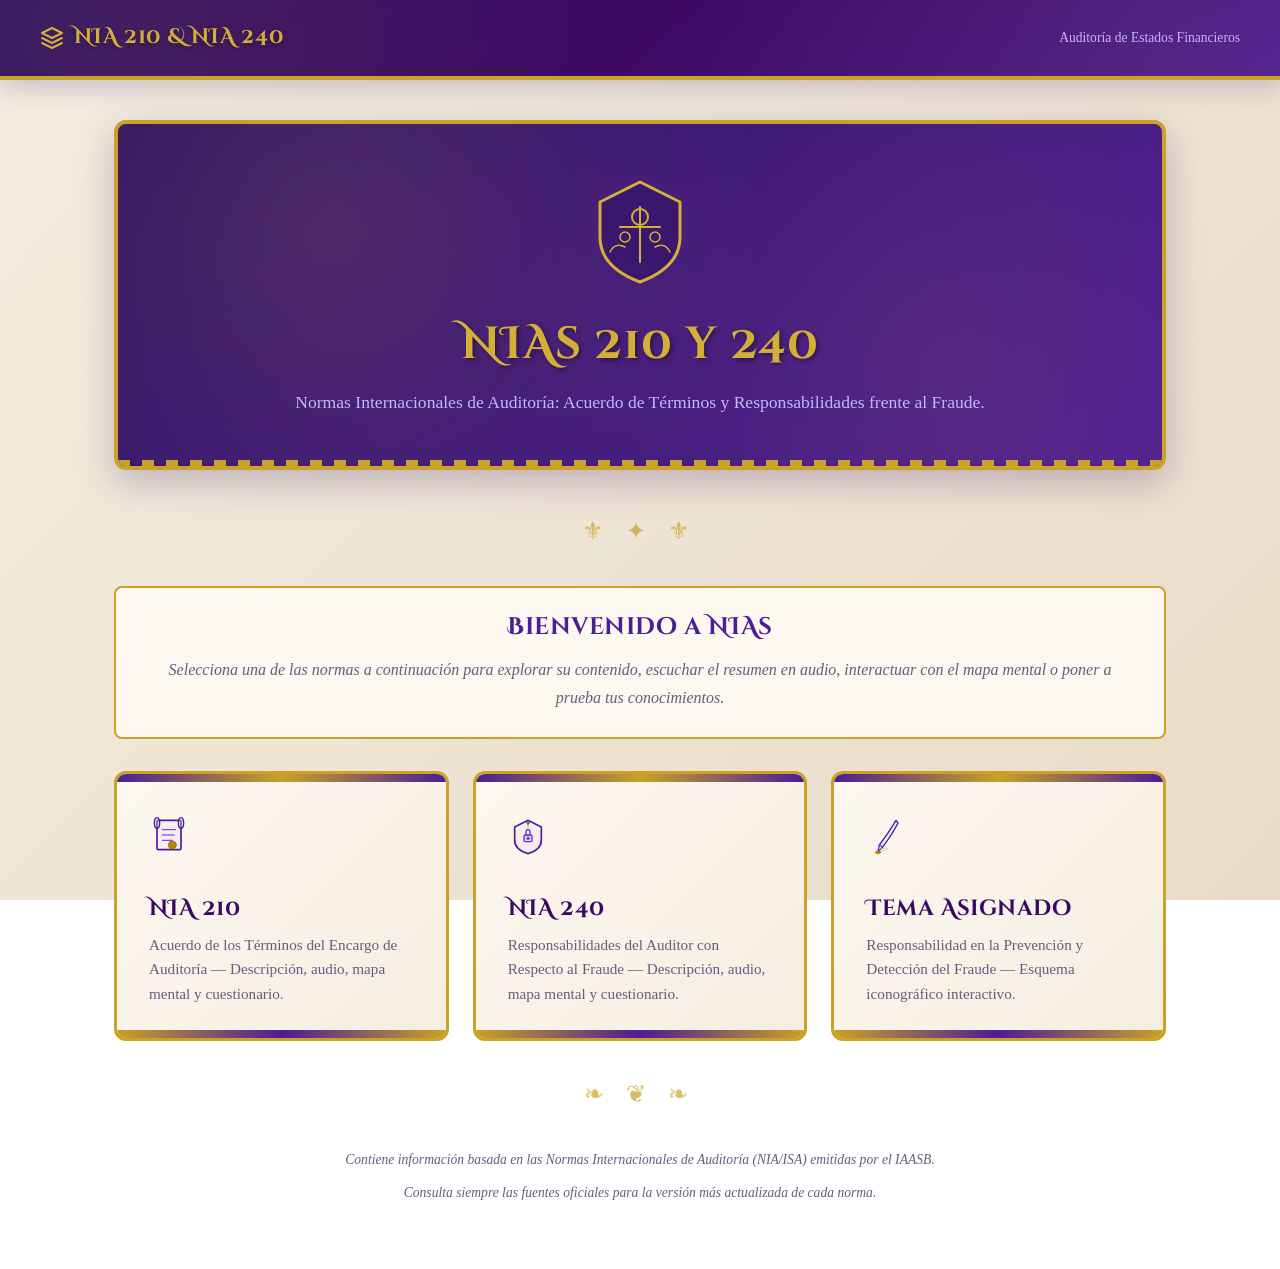
<file: index.html>
<!DOCTYPE html>
<html lang="es">
<head>
<meta charset="UTF-8">
<meta name="viewport" content="width=device-width, initial-scale=1.0">
<title>NIAs 210 y 240 — Auditoría</title>
<link rel="preconnect" href="https://fonts.googleapis.com">
<link rel="preconnect" href="https://fonts.gstatic.com" crossorigin>
<link href="https://fonts.googleapis.com/css2?family=Cinzel+Decorative:wght@400;700;900&family=Caveat:wght@400;500;600;700&family=IM+Fell+English+SC&display=swap" rel="stylesheet">
<link rel="stylesheet" href="style.css">
</head>
<body>
<header class="site-header">
<div class="site-header-inner">
<a class="brand" href="index.html">
<svg viewBox="0 0 24 24" fill="none" stroke="currentColor" stroke-width="2" stroke-linecap="round" stroke-linejoin="round">
<path d="M12 2L2 7l10 5 10-5-10-5z"/>
<path d="M2 17l10 5 10-5"/>
<path d="M2 12l10 5 10-5"/>
</svg>
NIA 210 &amp; NIA 240
</a>
<span class="crumb">Auditoría de Estados Financieros</span>
</div>
</header>

<main>
<!-- Banner Principal -->
<div class="hero-banner">
<div class="hero-emblem">
<svg viewBox="0 0 120 120" fill="none" stroke-linecap="round" stroke-linejoin="round">
<!-- Escudo medieval -->
<path d="M60 10 L100 30 L100 65 Q100 95 60 110 Q20 95 20 65 L20 30 Z" 
      stroke="#D4AF37" stroke-width="3" fill="rgba(46,16,101,0.5)"/>
<!-- Cruz interna -->
<line x1="60" y1="35" x2="60" y2="90" stroke="#D4AF37" stroke-width="2"/>
<line x1="40" y1="55" x2="80" y2="55" stroke="#D4AF37" stroke-width="2"/>
<!-- Coronas decorativas -->
<circle cx="60" cy="45" r="8" stroke="#D4AF37" stroke-width="2" fill="none"/>
<circle cx="45" cy="65" r="5" stroke="#D4AF37" stroke-width="1.5" fill="none"/>
<circle cx="75" cy="65" r="5" stroke="#D4AF37" stroke-width="1.5" fill="none"/>
<!-- Hojas de laurel -->
<path d="M30 80 Q35 70 45 75" stroke="#D4AF37" stroke-width="1.5" fill="none"/>
<path d="M90 80 Q85 70 75 75" stroke="#D4AF37" stroke-width="1.5" fill="none"/>
</svg>
</div>
<h1>NIAs 210 y 240</h1>
<p>Normas Internacionales de Auditoría: Acuerdo de Términos y Responsabilidades frente al Fraude.</p>
</div>

<!-- Separador decorativo -->
<div class="decorative-divider">⚜ ✦ ⚜</div>

<!-- Introducción -->
<div class="section-intro">
<h2>Bienvenido a NIAs</h2>
<p>Selecciona una de las normas a continuación para explorar su contenido, escuchar el resumen en audio, interactuar con el mapa mental o poner a prueba tus conocimientos.</p>
</div>

<!-- Tarjetas de Normas -->
<div class="norma-grid">
<a class="norma-card" href="nia210.html">
<div class="n-icon">
<svg viewBox="0 0 60 60" fill="none" stroke-linecap="round" stroke-linejoin="round">
<!-- Pergamino enrollado -->
<rect x="12" y="8" width="36" height="44" rx="2" stroke="#4C1D95" stroke-width="2.5" fill="rgba(233,216,253,0.3)"/>
<ellipse cx="12" cy="12" rx="4" ry="8" stroke="#4C1D95" stroke-width="2" fill="rgba(196,181,253,0.4)"/>
<ellipse cx="48" cy="12" rx="4" ry="8" stroke="#4C1D95" stroke-width="2" fill="rgba(196,181,253,0.4)"/>
<!-- Líneas de texto -->
<line x1="20" y1="22" x2="40" y2="22" stroke="#6D28D9" stroke-width="1.5"/>
<line x1="20" y1="30" x2="38" y2="30" stroke="#6D28D9" stroke-width="1.5"/>
<line x1="20" y1="38" x2="35" y2="38" stroke="#6D28D9" stroke-width="1.5"/>
<!-- Sello de cera -->
<circle cx="35" cy="45" r="6" fill="#B8860B" stroke="#8B6914" stroke-width="1"/>
</svg>
</div>
<h3>NIA 210</h3>
<p>Acuerdo de los Términos del Encargo de Auditoría — Descripción, audio, mapa mental y cuestionario.</p>
</a>

<a class="norma-card" href="nia240.html">
<div class="n-icon">
<svg viewBox="0 0 60 60" fill="none" stroke-linecap="round" stroke-linejoin="round">
<!-- Escudo protector -->
<path d="M30 8 L50 18 L50 38 Q50 52 30 58 Q10 52 10 38 L10 18 Z" 
      stroke="#4C1D95" stroke-width="2.5" fill="rgba(233,216,253,0.3)"/>
<!-- Candado central -->
<rect x="24" y="30" width="12" height="10" rx="2" stroke="#6D28D9" stroke-width="2" fill="rgba(196,181,253,0.4)"/>
<path d="M27 30 L27 26 Q27 22 30 22 Q33 22 33 26 L33 30" stroke="#6D28D9" stroke-width="2" fill="none"/>
<circle cx="30" cy="35" r="2" fill="#B8860B"/>
<!-- Escudo decorativo -->
<line x1="30" y1="14" x2="30" y2="20" stroke="#D4AF37" stroke-width="1.5"/>
<circle cx="30" cy="12" r="2" fill="#D4AF37"/>
</svg>
</div>
<h3>NIA 240</h3>
<p>Responsabilidades del Auditor con Respecto al Fraude — Descripción, audio, mapa mental y cuestionario.</p>
</a>

<a class="norma-card" href="tema_fraude.html">
<div class="n-icon">
<svg viewBox="0 0 60 60" fill="none" stroke-linecap="round" stroke-linejoin="round">
<!-- Pluma de ganso -->
<path d="M45 8 Q35 25 20 45 L25 48 Q40 28 48 12 Z" stroke="#4C1D95" stroke-width="2" fill="rgba(233,216,253,0.3)"/>
<path d="M20 45 L18 55 L25 48" stroke="#6D28D9" stroke-width="2" fill="rgba(196,181,253,0.4)"/>
<!-- Tinta -->
<ellipse cx="18" cy="56" rx="4" ry="2" fill="#B8860B" stroke="#8B6914" stroke-width="1"/>
<!-- Líneas escritas -->
<line x1="22" y1="50" x2="32" y2="50" stroke="#D4AF37" stroke-width="1" stroke-dasharray="2 2"/>
<line x1="24" y1="53" x2="30" y2="53" stroke="#D4AF37" stroke-width="1" stroke-dasharray="2 2"/>
</svg>
</div>
<h3>Tema Asignado</h3>
<p>Responsabilidad en la Prevención y Detección del Fraude — Esquema iconográfico interactivo.</p>
</a>
</div>

<!-- Separador decorativo -->
<div class="decorative-divider">❧ ❦ ❧</div>

<!-- Nota al pie -->
<div style="text-align:center;color:var(--ink-muted);font-size:0.85rem;font-style:italic;margin-top:2rem">
<p>Contiene información basada en las Normas Internacionales de Auditoría (NIA/ISA) emitidas por el IAASB.</p>
<p style="margin-top:0.5rem">Consulta siempre las fuentes oficiales para la versión más actualizada de cada norma.</p>
</div>
</main>
</body>
</html>
</file>
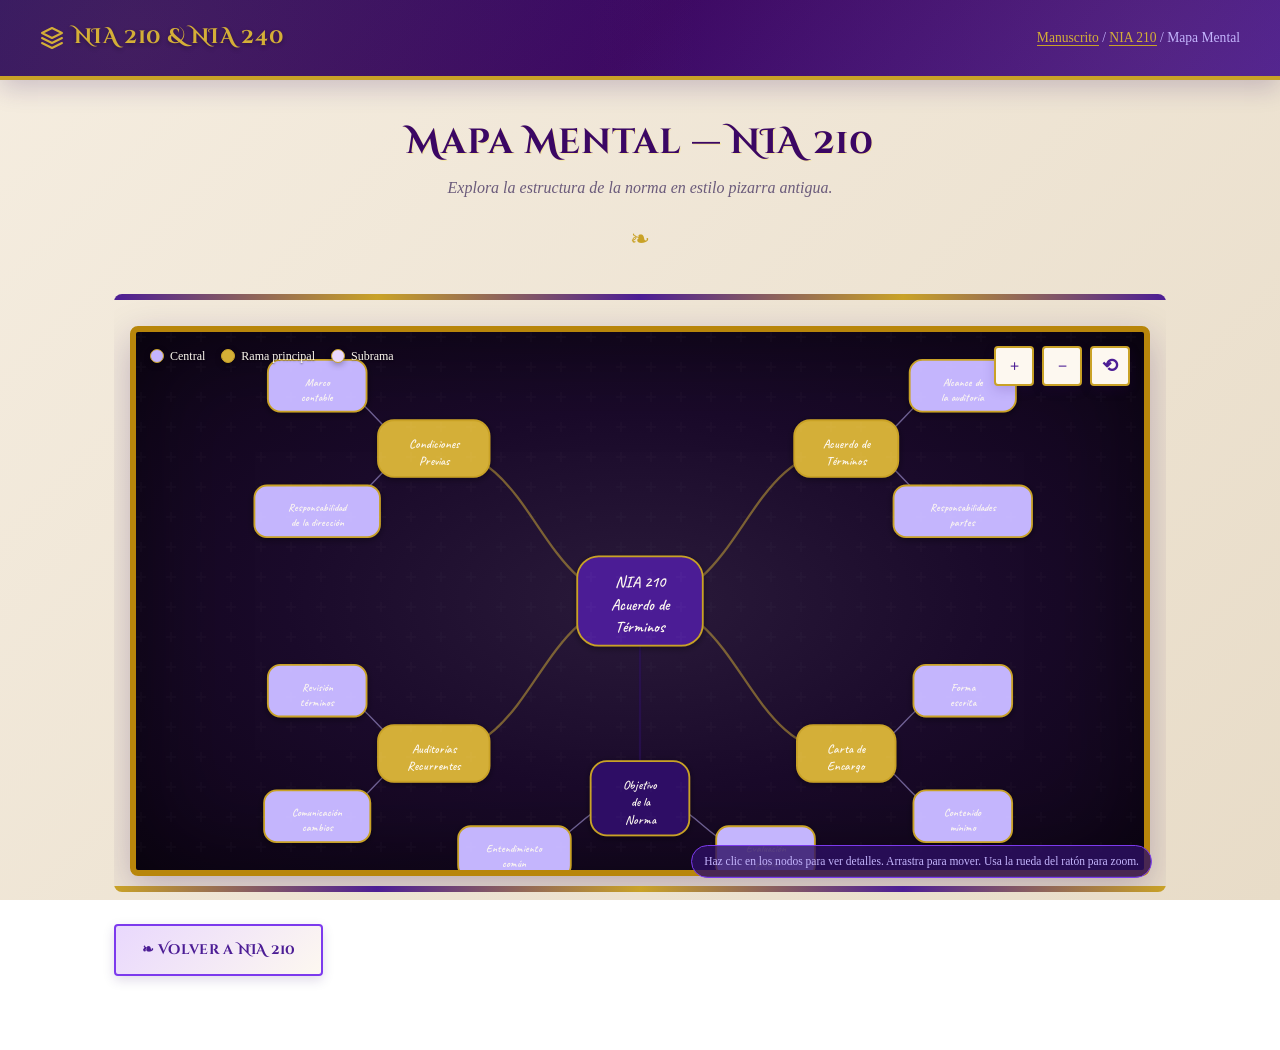
<file: nia210-mapa.html>
<!DOCTYPE html>
<html lang="es">
<head>
<meta charset="UTF-8">
<meta name="viewport" content="width=device-width, initial-scale=1.0">
<title>Mapa Mental — NIA 210</title>
<link rel="preconnect" href="https://fonts.googleapis.com">
<link rel="preconnect" href="https://fonts.gstatic.com" crossorigin>
<link href="https://fonts.googleapis.com/css2?family=Cinzel+Decorative:wght@400;700;900&family=Caveat:wght@400;500;600;700&family=IM+Fell+English+SC&display=swap" rel="stylesheet">
<link rel="stylesheet" href="style.css">
</head>
<body>
<header class="site-header">
<div class="site-header-inner">
<a class="brand" href="index.html">
<svg viewBox="0 0 24 24" fill="none" stroke="currentColor" stroke-width="2" stroke-linecap="round" stroke-linejoin="round">
<path d="M12 2L2 7l10 5 10-5-10-5z"/>
<path d="M2 17l10 5 10-5"/>
<path d="M2 12l10 5 10-5"/>
</svg>
NIA 210 &amp; NIA 240
</a>
<span class="crumb"><a href="index.html">Manuscrito</a> / <a href="nia210.html">NIA 210</a> / Mapa Mental</span>
</div>
</header>

<main>
<div class="page-title">
<h1>Mapa Mental — NIA 210</h1>
<p>Explora la estructura de la norma en estilo pizarra antigua.</p>
</div>

<div class="card" style="padding:1rem;background:transparent;border:none;box-shadow:none">
  <div class="mm-container" id="mm-canvas-210">
    <div class="mm-legend">
      <div class="mm-legend-item"><div class="mm-legend-dot" style="background:#C4B5FD"></div>Central</div>
      <div class="mm-legend-item"><div class="mm-legend-dot" style="background:#D4AF37"></div>Rama principal</div>
      <div class="mm-legend-item"><div class="mm-legend-dot" style="background:#E9D8FD"></div>Subrama</div>
    </div>
    <div class="mm-controls">
      <button class="mm-ctrl-btn" onclick="mmZoom('210',1.2)">+</button>
      <button class="mm-ctrl-btn" onclick="mmZoom('210',0.8)">−</button>
      <button class="mm-ctrl-btn" onclick="mmReset('210')" title="Reset">⟲</button>
    </div>
    <svg class="mm-svg" id="mm-svg-210" viewBox="0 0 900 600" preserveAspectRatio="xMidYMid meet">
      <defs>
        <filter id="mm-shadow-210" x="-20%" y="-20%" width="140%" height="140%">
          <feDropShadow dx="0" dy="2" stdDeviation="4" flood-color="rgba(0,0,0,0.4)"/>
        </filter>
      </defs>
      <g id="mm-viewport-210"></g>
    </svg>
    <div class="mm-detail" id="mm-detail-210">
      <button class="close-btn" onclick="closeDetail('210')">×</button>
      <h4 id="mm-detail-title-210"></h4>
      <p id="mm-detail-desc-210"></p>
    </div>
  </div>
  <p class="mm-hint">Haz clic en los nodos para ver detalles. Arrastra para mover. Usa la rueda del ratón para zoom.</p>
</div>

<div style="margin-top:1.5rem">
<a class="back-btn" href="nia210.html">❧ Volver a NIA 210</a>
</div>
</main>

<script src="mindmap.js"></script>
<script>
const mmData = {
  "210": {
    center: { text: "NIA 210\nAcuerdo de\nTérminos", desc: "Establece si las condiciones previas para una auditoría están presentes y confirma un entendimiento común entre el auditor y la dirección.", x: 450, y: 300, level: 0, color: "#4C1D95" },
    branches: [
      {
        text: "Condiciones\nPrevias", desc: "El auditor debe determinar si el marco de información financiera aplicable es aceptable y obtener el acuerdo de la dirección sobre sus responsabilidades.",
        x: 220, y: 130, level: 1, color: "#D4AF37",
        sub: [
          { text: "Marco\ncontable", desc: "Verificar que el marco contable (NIIF, US GAAP, etc.) sea aceptable para los estados financieros.", x: 90, y: 60, level: 2, color: "#C4B5FD" },
          { text: "Responsabilidad\nde la dirección", desc: "La dirección debe reconocer su responsabilidad por la preparación de los estados financieros, el control interno y acceso a información.", x: 90, y: 200, level: 2, color: "#C4B5FD" }
        ]
      },
      {
        text: "Acuerdo de\nTérminos", desc: "El auditor debe acordar los términos del encargo con la dirección y, cuando sea apropiado, los responsables del gobierno.",
        x: 680, y: 130, level: 1, color: "#D4AF37",
        sub: [
          { text: "Alcance de\nla auditoría", desc: "Definir qué se va a auditar, qué informes se emitirán y qué criterios se aplicarán.", x: 810, y: 60, level: 2, color: "#C4B5FD" },
          { text: "Responsabilidades\npartes", desc: "Establecer claramente las responsabilidades tanto del auditor como de la dirección.", x: 810, y: 200, level: 2, color: "#C4B5FD" }
        ]
      },
      {
        text: "Carta de\nEncargo", desc: "Los términos acordados deben registrarse en una carta de encargo de auditoría u otra forma por escrito.",
        x: 680, y: 470, level: 1, color: "#D4AF37",
        sub: [
          { text: "Forma\nescrita", desc: "Documentar los términos para evitar malentendidos y establecer una base clara.", x: 810, y: 400, level: 2, color: "#C4B5FD" },
          { text: "Contenido\nmínimo", desc: "Incluir alcance, responsabilidades, limitaciones y forma de comunicación.", x: 810, y: 540, level: 2, color: "#C4B5FD" }
        ]
      },
      {
        text: "Auditorías\nRecurrentes", desc: "En encargos recurrentes, evaluar si las circunstancias requieren modificar los términos.",
        x: 220, y: 470, level: 1, color: "#D4AF37",
        sub: [
          { text: "Revisión\ntérminos", desc: "Evaluar si han cambiado las circunstancias que podrían afectar los términos.", x: 90, y: 400, level: 2, color: "#C4B5FD" },
          { text: "Comunicación\ncambios", desc: "Si los términos cambian, comunicar los modificaciones a la dirección.", x: 90, y: 540, level: 2, color: "#C4B5FD" }
        ]
      },
      {
        text: "Objetivo\nde la\nNorma", desc: "Aceptar o continuar un encargo solo cuando la base haya sido acordada.",
        x: 450, y: 520, level: 1, color: "#2E1065",
        sub: [
          { text: "Entendimiento\ncomún", desc: "Asegurar entendimiento mutuo sobre los términos del encargo.", x: 310, y: 580, level: 2, color: "#C4B5FD" },
          { text: "Evaluación\nprevia", desc: "Determinar si las condiciones previas están presentes.", x: 590, y: 580, level: 2, color: "#C4B5FD" }
        ]
      }
    ]
  }
};
const mmState = { "210": { scale: 1, tx: 0, ty: 0 } };
renderMindMap("210");
setupPanZoom("210");
</script>
</body>
</html>
</file>
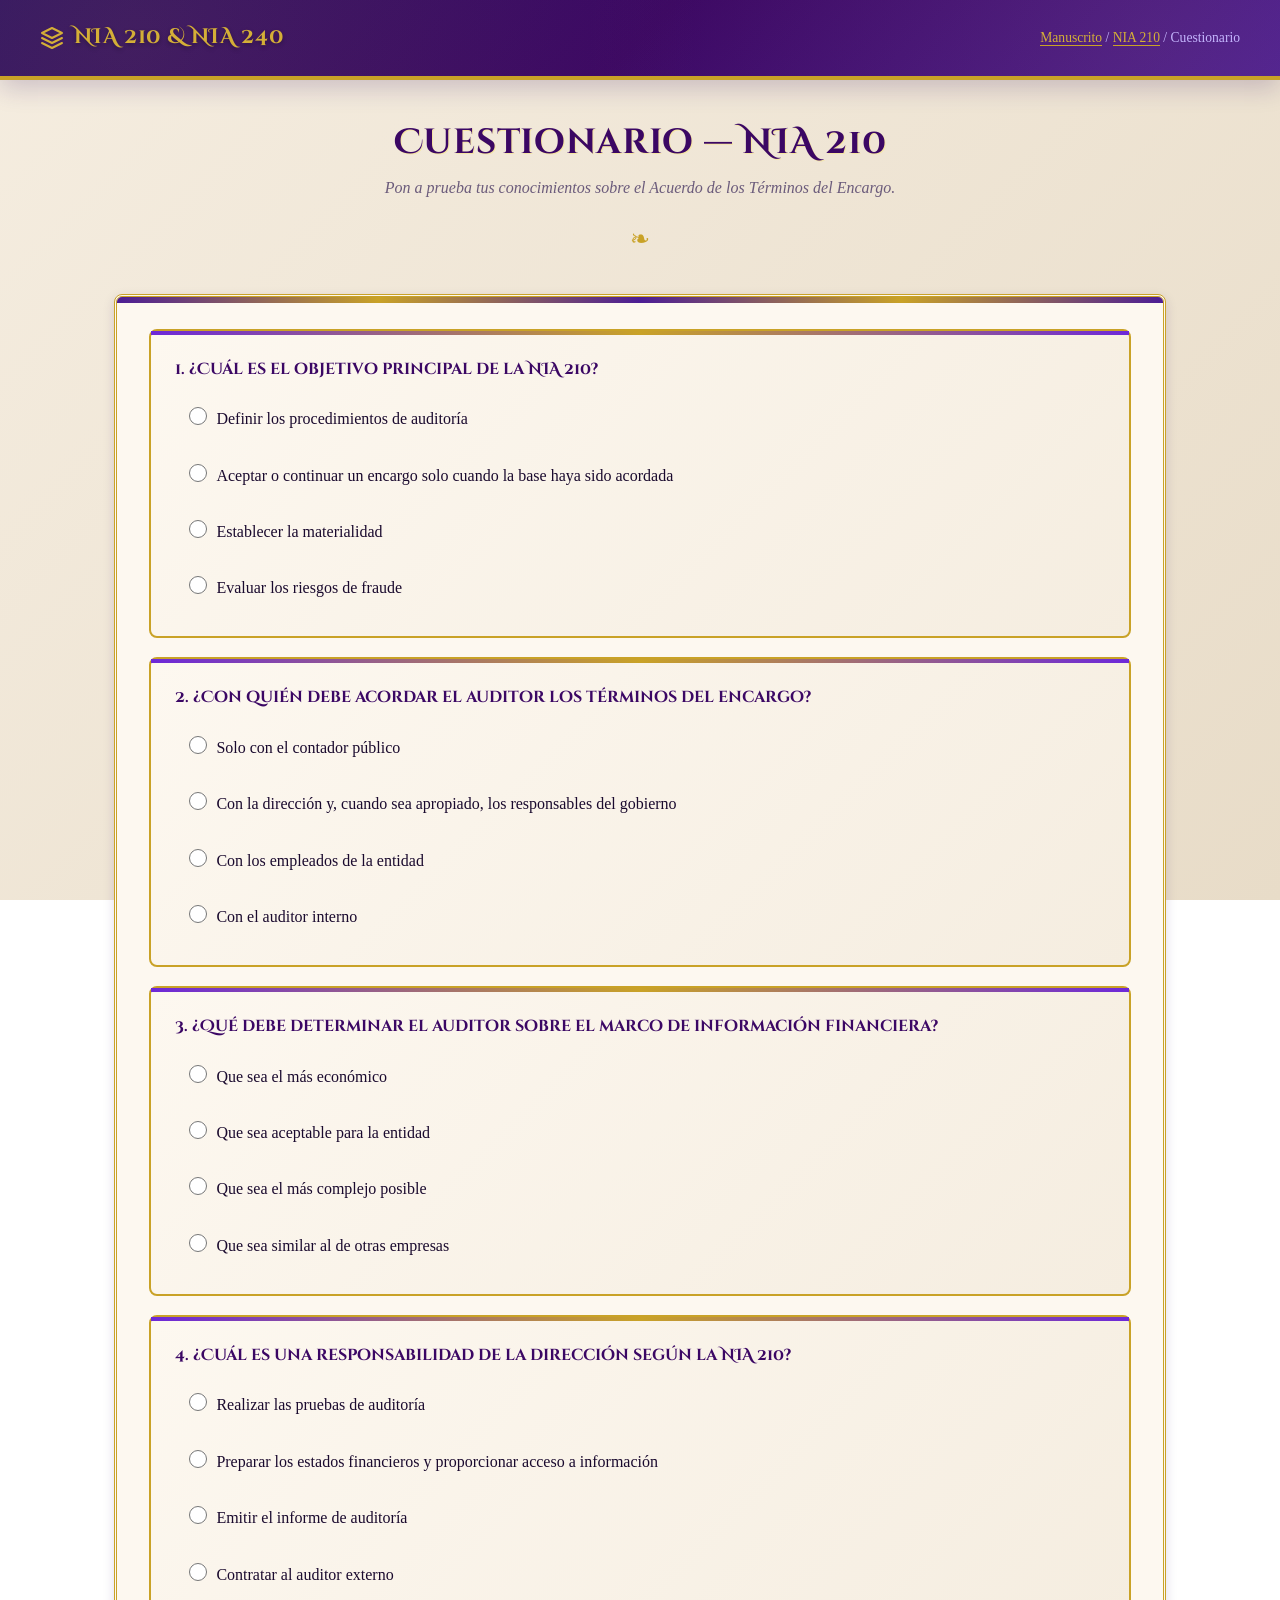
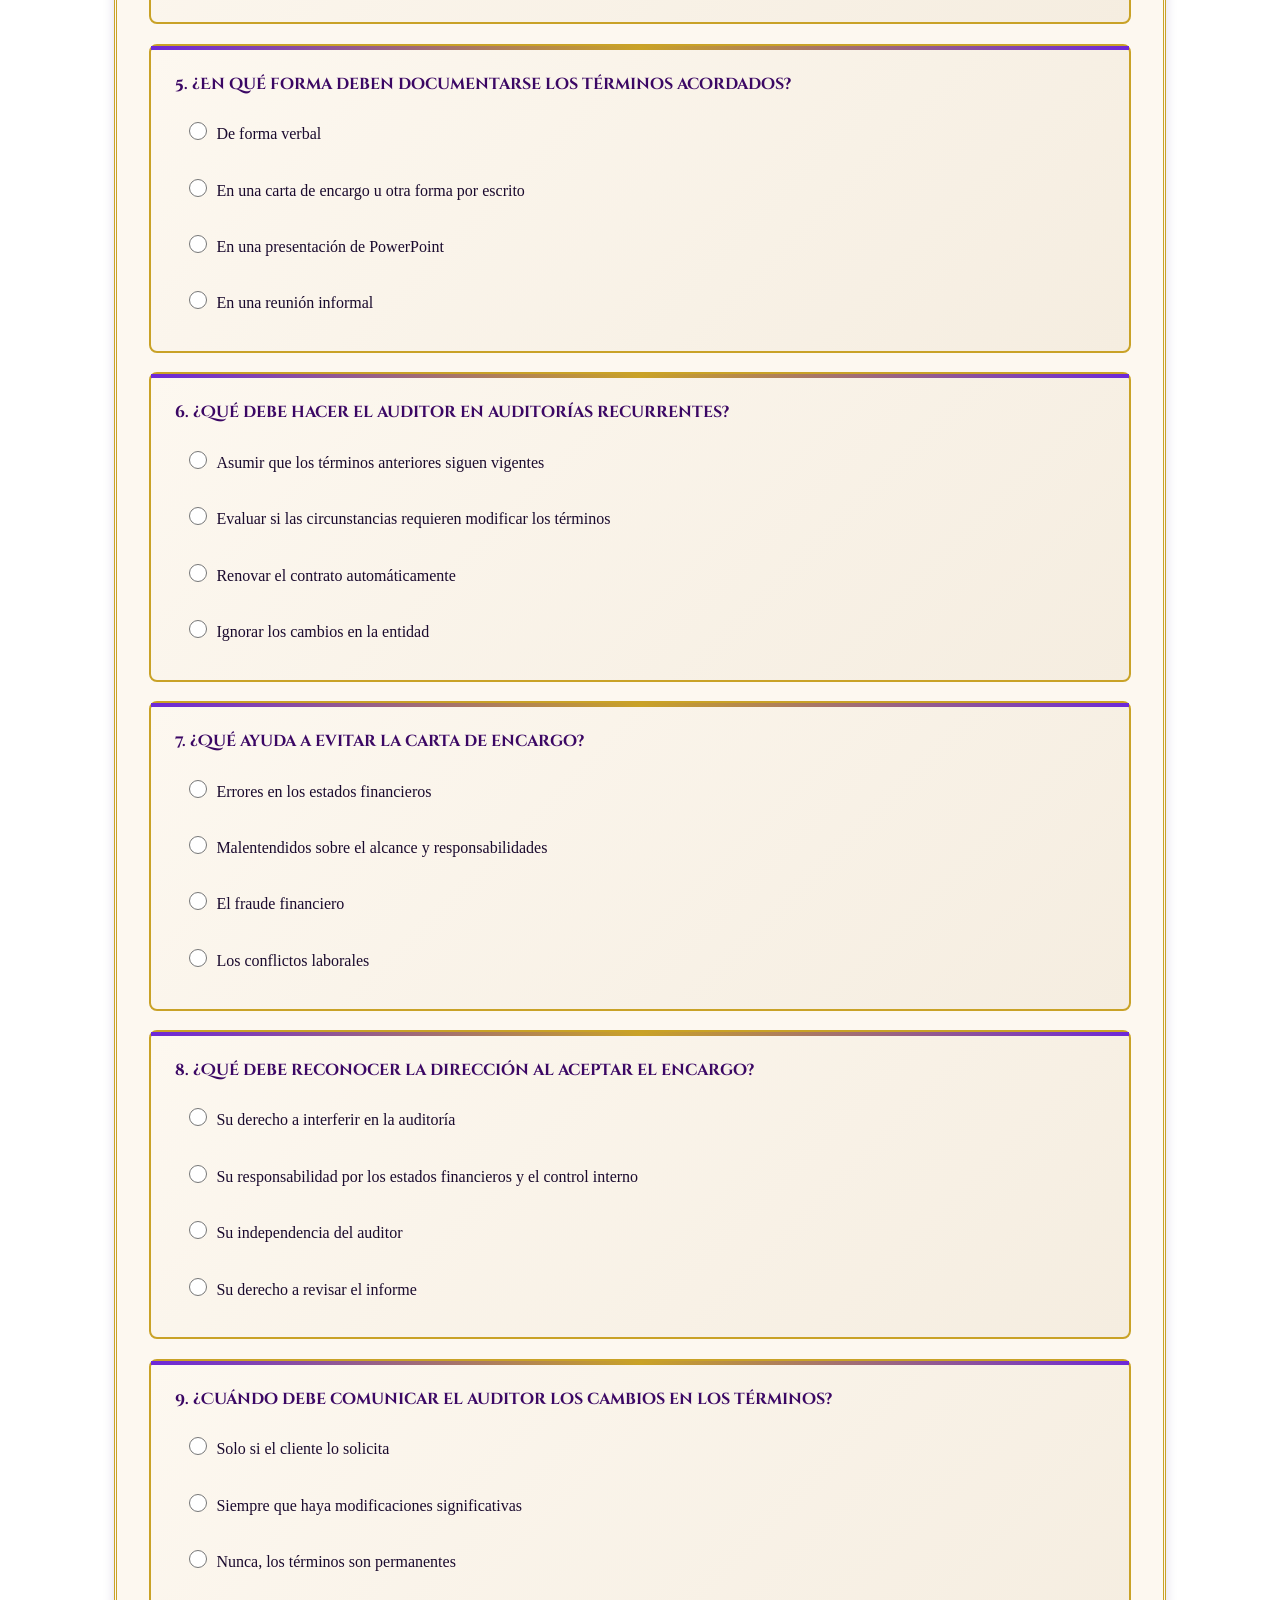
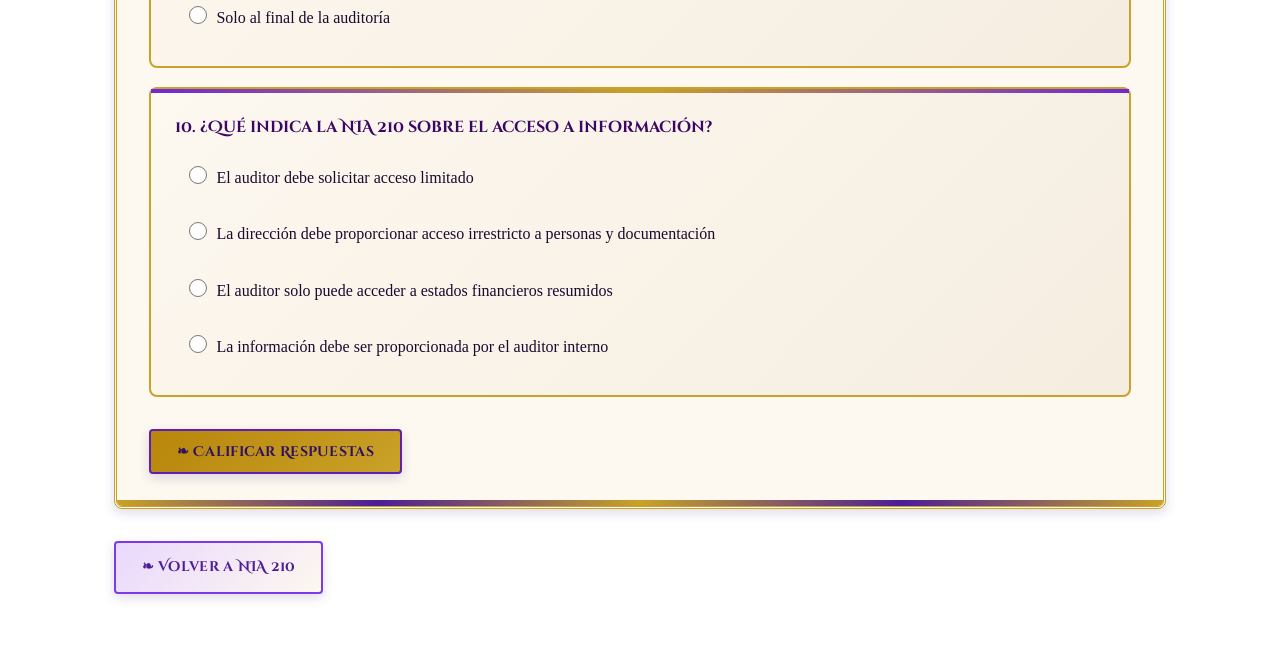
<file: nia210-quiz.html>
<!DOCTYPE html>
<html lang="es">
<head>
<meta charset="UTF-8">
<meta name="viewport" content="width=device-width, initial-scale=1.0">
<title>Cuestionario — NIA 210</title>
<link rel="preconnect" href="https://fonts.googleapis.com">
<link rel="preconnect" href="https://fonts.gstatic.com" crossorigin>
<link href="https://fonts.googleapis.com/css2?family=Cinzel+Decorative:wght@400;700;900&family=Caveat:wght@400;500;600;700&family=IM+Fell+English+SC&display=swap" rel="stylesheet">
<link rel="stylesheet" href="style.css">
</head>
<body>
<header class="site-header">
<div class="site-header-inner">
<a class="brand" href="index.html">
<svg viewBox="0 0 24 24" fill="none" stroke="currentColor" stroke-width="2" stroke-linecap="round" stroke-linejoin="round">
<path d="M12 2L2 7l10 5 10-5-10-5z"/>
<path d="M2 17l10 5 10-5"/>
<path d="M2 12l10 5 10-5"/>
</svg>
NIA 210 &amp; NIA 240
</a>
<span class="crumb"><a href="index.html">Manuscrito</a> / <a href="nia210.html">NIA 210</a> / Cuestionario</span>
</div>
</header>

<main>
<div class="page-title">
<h1>Cuestionario — NIA 210</h1>
<p>Pon a prueba tus conocimientos sobre el Acuerdo de los Términos del Encargo.</p>
</div>

<div class="card">
<div id="quiz-210"></div>
<button class="quiz-submit" onclick="checkQuiz('210')">❧ Calificar Respuestas</button>
<div class="quiz-result" id="result-210"></div>
</div>

<div style="margin-top:1.5rem">
<a class="back-btn" href="nia210.html">❧ Volver a NIA 210</a>
</div>
</main>

<script src="quiz.js"></script>
<script>
var qs={};
qs["210"]=[
{q:"1. ¿Cuál es el objetivo principal de la NIA 210?",o:["Definir los procedimientos de auditoría","Aceptar o continuar un encargo solo cuando la base haya sido acordada","Establecer la materialidad","Evaluar los riesgos de fraude"],a:1},
{q:"2. ¿Con quién debe acordar el auditor los términos del encargo?",o:["Solo con el contador público","Con la dirección y, cuando sea apropiado, los responsables del gobierno","Con los empleados de la entidad","Con el auditor interno"],a:1},
{q:"3. ¿Qué debe determinar el auditor sobre el marco de información financiera?",o:["Que sea el más económico","Que sea aceptable para la entidad","Que sea el más complejo posible","Que sea similar al de otras empresas"],a:1},
{q:"4. ¿Cuál es una responsabilidad de la dirección según la NIA 210?",o:["Realizar las pruebas de auditoría","Preparar los estados financieros y proporcionar acceso a información","Emitir el informe de auditoría","Contratar al auditor externo"],a:1},
{q:"5. ¿En qué forma deben documentarse los términos acordados?",o:["De forma verbal","En una carta de encargo u otra forma por escrito","En una presentación de PowerPoint","En una reunión informal"],a:1},
{q:"6. ¿Qué debe hacer el auditor en auditorías recurrentes?",o:["Asumir que los términos anteriores siguen vigentes","Evaluar si las circunstancias requieren modificar los términos","Renovar el contrato automáticamente","Ignorar los cambios en la entidad"],a:1},
{q:"7. ¿Qué ayuda a evitar la carta de encargo?",o:["Errores en los estados financieros","Malentendidos sobre el alcance y responsabilidades","El fraude financiero","Los conflictos laborales"],a:1},
{q:"8. ¿Qué debe reconocer la dirección al aceptar el encargo?",o:["Su derecho a interferir en la auditoría","Su responsabilidad por los estados financieros y el control interno","Su independencia del auditor","Su derecho a revisar el informe"],a:1},
{q:"9. ¿Cuándo debe comunicar el auditor los cambios en los términos?",o:["Solo si el cliente lo solicita","Siempre que haya modificaciones significativas","Nunca, los términos son permanentes","Solo al final de la auditoría"],a:1},
{q:"10. ¿Qué indica la NIA 210 sobre el acceso a información?",o:["El auditor debe solicitar acceso limitado","La dirección debe proporcionar acceso irrestricto a personas y documentación","El auditor solo puede acceder a estados financieros resumidos","La información debe ser proporcionada por el auditor interno"],a:1}
];
renderQuiz("210");
</script>
</body>
</html>
</file>
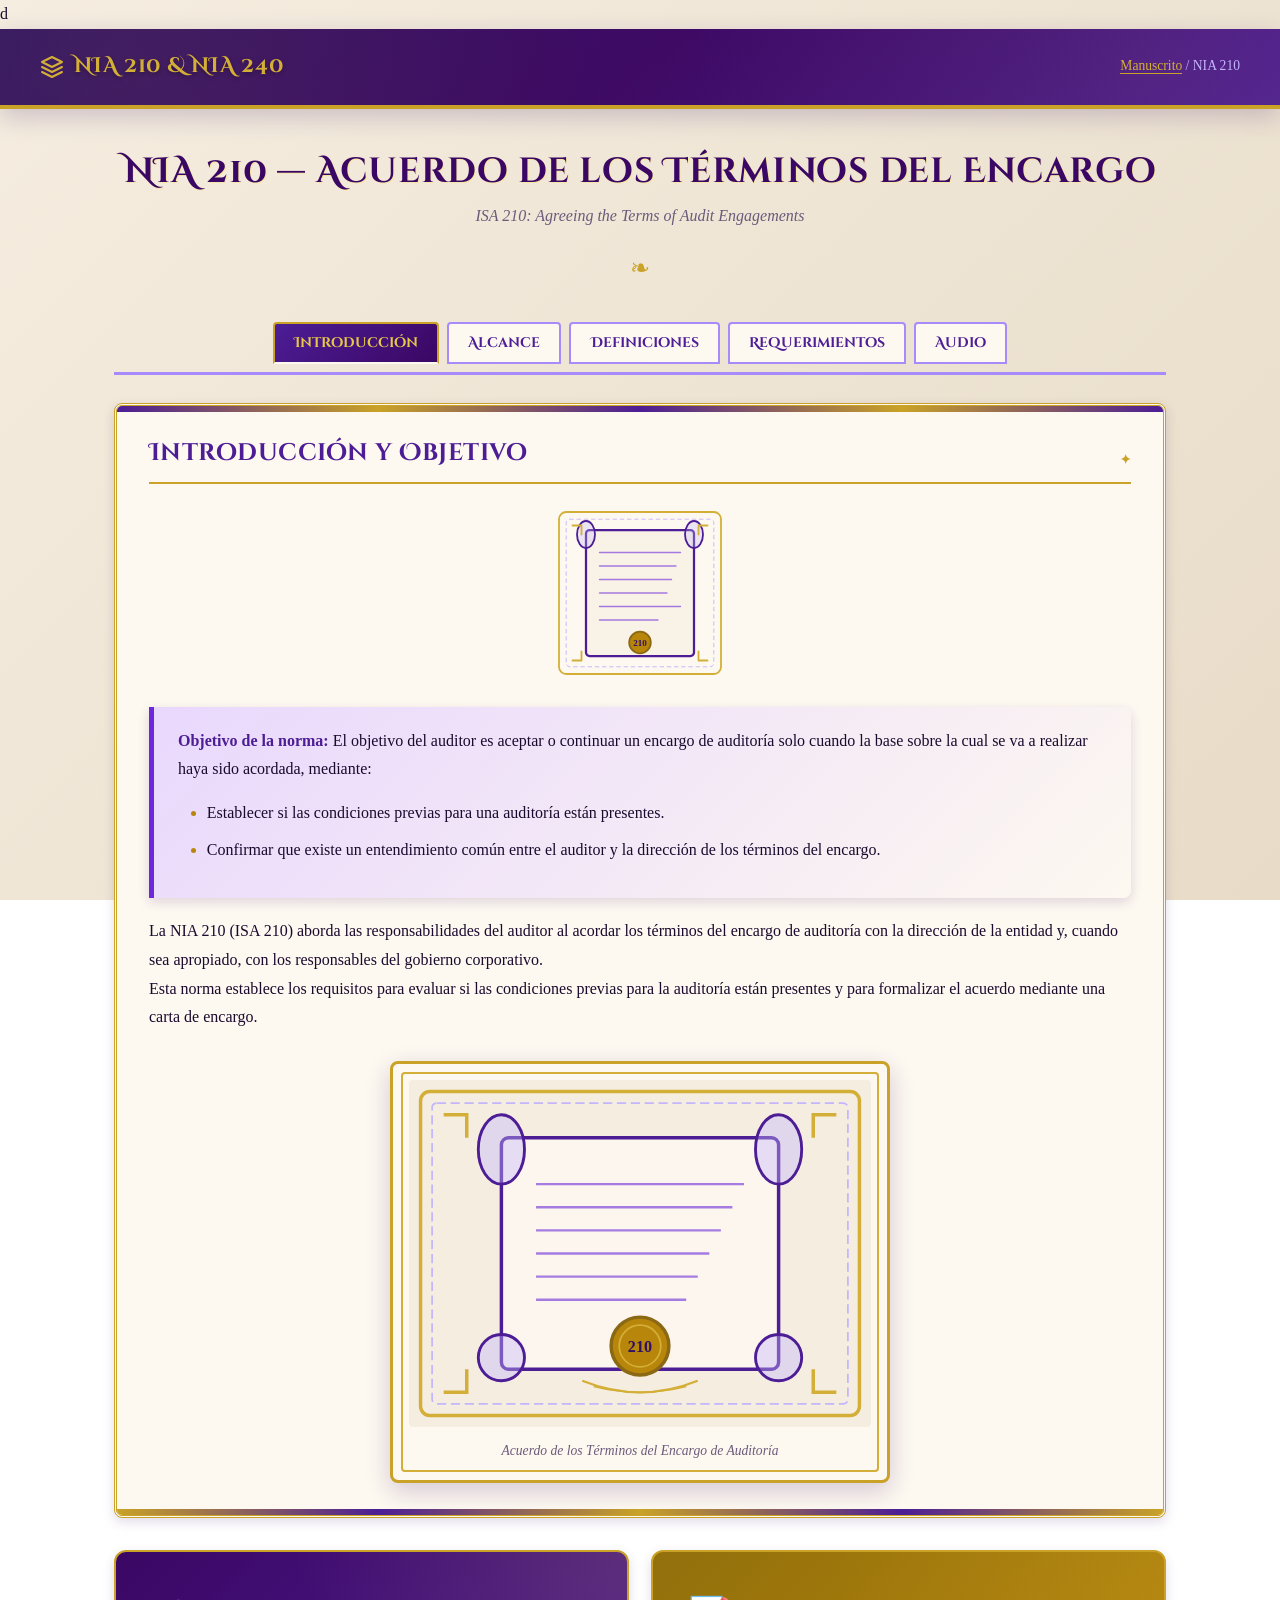
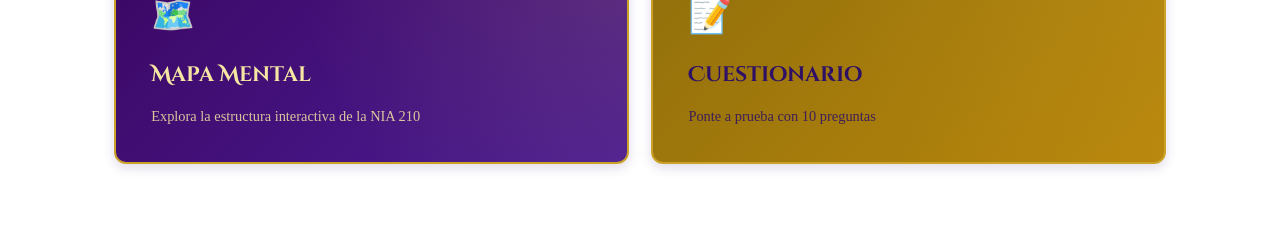
<file: nia210.html>
d<!DOCTYPE html>
<html lang="es">
<head>
<meta charset="UTF-8">
<meta name="viewport" content="width=device-width, initial-scale=1.0">
<title>NIA 210 — Acuerdo de los Términos del Encargo</title>
<link rel="preconnect" href="https://fonts.googleapis.com">
<link rel="preconnect" href="https://fonts.gstatic.com" crossorigin>
<link href="https://fonts.googleapis.com/css2?family=Cinzel+Decorative:wght@400;700;900&family=Caveat:wght@400;500;600;700&family=IM+Fell+English+SC&display=swap" rel="stylesheet">
<link rel="stylesheet" href="style.css">
</head>
<body>
<header class="site-header">
<div class="site-header-inner">
<a class="brand" href="index.html">
<svg viewBox="0 0 24 24" fill="none" stroke="currentColor" stroke-width="2" stroke-linecap="round" stroke-linejoin="round">
<path d="M12 2L2 7l10 5 10-5-10-5z"/>
<path d="M2 17l10 5 10-5"/>
<path d="M2 12l10 5 10-5"/>
</svg>
NIA 210 &amp; NIA 240
</a>
<span class="crumb"><a href="index.html">Manuscrito</a> / NIA 210</span>
</div>
</header>

<main>
<div class="page-title">
<h1>NIA 210 — Acuerdo de los Términos del Encargo</h1>
<p>ISA 210: Agreeing the Terms of Audit Engagements</p>
</div>

<!-- Navegación por pestañas -->
<div class="tab-nav" role="tablist">
<button class="tab-btn active" role="tab" aria-selected="true" aria-controls="sec-intro" onclick="showSection('intro')">Introducción</button>
<button class="tab-btn" role="tab" aria-selected="false" aria-controls="sec-alcance" onclick="showSection('alcance')">Alcance</button>
<button class="tab-btn" role="tab" aria-selected="false" aria-controls="sec-definiciones" onclick="showSection('definiciones')">Definiciones</button>
<button class="tab-btn" role="tab" aria-selected="false" aria-controls="sec-requerimientos" onclick="showSection('requerimientos')">Requerimientos</button>
<button class="tab-btn" role="tab" aria-selected="false" aria-controls="sec-audio" onclick="showSection('audio')">Audio</button>            </div>

<!-- SECCIÓN 1: INTRODUCCIÓN -->
<div class="section-panel active" id="sec-intro" role="tabpanel">
<div class="card">
<h2>Introducción y Objetivo</h2>
<div class="hero-illustration">
<svg viewBox="0 0 200 200" fill="none" stroke-linecap="round" stroke-linejoin="round">
<!-- Marco ornamental exterior -->
<rect x="10" y="10" width="180" height="180" rx="8" stroke="#D4AF37" stroke-width="2" fill="none"/>
<rect x="18" y="18" width="164" height="164" rx="4" stroke="#C4B5FD" stroke-width="1" stroke-dasharray="4 4"/>
<!-- Pergamino central -->
<rect x="40" y="30" width="120" height="140" rx="4" stroke="#4C1D95" stroke-width="2.5" fill="rgba(245,237,224,0.5)"/>
<!-- Enrollado superior -->
<ellipse cx="40" cy="35" rx="10" ry="15" stroke="#4C1D95" stroke-width="2" fill="rgba(196,181,253,0.3)"/>
<ellipse cx="160" cy="35" rx="10" ry="15" stroke="#4C1D95" stroke-width="2" fill="rgba(196,181,253,0.3)"/>
<!-- Líneas de texto decorativas -->
<line x1="55" y1="55" x2="145" y2="55" stroke="#6D28D9" stroke-width="1.5" opacity="0.6"/>
<line x1="55" y1="70" x2="140" y2="70" stroke="#6D28D9" stroke-width="1.5" opacity="0.6"/>
<line x1="55" y1="85" x2="135" y2="85" stroke="#6D28D9" stroke-width="1.5" opacity="0.6"/>
<line x1="55" y1="100" x2="130" y2="100" stroke="#6D28D9" stroke-width="1.5" opacity="0.6"/>
<line x1="55" y1="115" x2="145" y2="115" stroke="#6D28D9" stroke-width="1.5" opacity="0.6"/>
<line x1="55" y1="130" x2="120" y2="130" stroke="#6D28D9" stroke-width="1.5" opacity="0.6"/>
<!-- Sello de cera inferior -->
<circle cx="100" cy="155" r="12" fill="#B8860B" stroke="#8B6914" stroke-width="2"/>
<text x="100" y="159" text-anchor="middle" fill="#2E1065" font-size="10" font-weight="bold">210</text>
<!-- Decoraciones esquina -->
<path d="M25 25 L35 25 L35 35" stroke="#D4AF37" stroke-width="2" fill="none"/>
<path d="M175 25 L165 25 L165 35" stroke="#D4AF37" stroke-width="2" fill="none"/>
<path d="M25 175 L35 175 L35 165" stroke="#D4AF37" stroke-width="2" fill="none"/>
<path d="M175 175 L165 175 L165 165" stroke="#D4AF37" stroke-width="2" fill="none"/>
</svg>
</div>
<div class="summary-box">
<p><strong>Objetivo de la norma:</strong> El objetivo del auditor es aceptar o continuar un encargo de auditoría solo cuando la base sobre la cual se va a realizar haya sido acordada, mediante:</p>
<ul>
<li>Establecer si las condiciones previas para una auditoría están presentes.</li>
<li>Confirmar que existe un entendimiento común entre el auditor y la dirección de los términos del encargo.</li>
</ul>
</div>
<p>La NIA 210 (ISA 210) aborda las responsabilidades del auditor al acordar los términos del encargo de auditoría con la dirección de la entidad y, cuando sea apropiado, con los responsables del gobierno corporativo.</p>
<p>Esta norma establece los requisitos para evaluar si las condiciones previas para la auditoría están presentes y para formalizar el acuerdo mediante una carta de encargo.</p>
<div class="desc-image-frame">
<img src="img/nia210-imagen.svg" alt="Pergamino medieval - Acuerdo de Términos del Encargo">
<p class="desc-image-caption">Acuerdo de los Términos del Encargo de Auditoría</p>
</div>
</div>
</div>

<!-- SECCIÓN 2: ALCANCE -->
<div class="section-panel" id="sec-alcance" role="tabpanel">
<div class="card">
<h2>Alcance y Aplicación</h2>
<div class="summary-box">
<p><strong>Alcance:</strong> Esta norma se aplica a la aceptación y continuación de encargos de auditoría de estados financieros.</p>
</div>
<h3 class="section-heading"><span class="section-icon-wrap"><svg viewBox="0 0 24 24" fill="none" stroke="currentColor" stroke-width="1.6"><circle cx="12" cy="12" r="10"/><path d="M12 8v4"/><path d="M12 16h.01"/></svg></span> Aplicación</h3>
<p>La NIA 210 se aplica cuando:</p>
<ul>
<li>Se acepta un nuevo encargo de auditoría de estados financieros.</li>
<li>Se continúa un encargo de auditoría existente.</li>
<li>Se modifican los términos de un encargo existente.</li>
</ul>
<h3 class="section-heading" style="margin-top:1.5rem"><span class="section-icon-wrap"><svg viewBox="0 0 24 24" fill="none" stroke="currentColor" stroke-width="1.6"><circle cx="12" cy="12" r="10"/><path d="M8 12l3 3 5-5"/></svg></span> Relación con otras NIA</h3>
<ul>
<li><strong>NIA 220:</strong> Gestión de la calidad a nivel de encargo.</li>
<li><strong>NIA 230:</strong> Documentación de auditoría.</li>
<li><strong>NIA 300:</strong> Planificación de la auditoría.</li>
</ul>
</div>
</div>

<!-- SECCIÓN 3: DEFINICIONES -->
<div class="section-panel" id="sec-definiciones" role="tabpanel">
<div class="card">
<h2>Definiciones Clave</h2>
<div class="icono-grid">
<div class="icono-card">
<div class="icono-svg">
<svg viewBox="0 0 24 24" fill="none" stroke="currentColor" stroke-width="1.8"><path d="M14 2H6a2 2 0 0 0-2 2v16a2 2 0 0 0 2 2h12a2 2 0 0 0 2-2V8z"/><polyline points="14 2 14 8 20 8"/></svg>
</div>
<h4>Encargo de Auditoría</h4>
<p>Acuerdo entre el auditor y la entidad para realizar una auditoría de estados financieros.</p>
</div>
<div class="icono-card">
<div class="icono-svg">
<svg viewBox="0 0 24 24" fill="none" stroke="currentColor" stroke-width="1.8"><path d="M12 22s8-4 8-10V5l-8-3-8 3v7c0 6 8 10 8 10z"/></svg>
</div>
<h4>Condiciones Previas</h4>
<p>Requisitos que deben cumplirse antes de aceptar o continuar un encargo.</p>
</div>
<div class="icono-card">
<div class="icono-svg">
<svg viewBox="0 0 24 24" fill="none" stroke="currentColor" stroke-width="1.8"><path d="M14 2H6a2 2 0 0 0-2 2v16a2 2 0 0 0 2 2h12a2 2 0 0 0 2-2V8z"/><line x1="16" y1="13" x2="8" y2="13"/><line x1="16" y1="17" x2="8" y2="17"/></svg>
</div>
<h4>Carta de Encargo</h4>
<p>Documento que registra los términos acordados del encargo.</p>
</div>
<div class="icono-card">
<div class="icono-svg">
<svg viewBox="0 0 24 24" fill="none" stroke="currentColor" stroke-width="1.8"><circle cx="12" cy="12" r="10"/><path d="M12 8v4"/><path d="M12 16h.01"/></svg>
</div>
<h4>Marco Contable</h4>
<p>Marco normativo aplicable (NIIF, NIIF para PYMES, etc.).</p>
</div>
<div class="icono-card">
<div class="icono-svg">
<svg viewBox="0 0 24 24" fill="none" stroke="currentColor" stroke-width="1.8"><path d="M17 21v-2a4 4 0 0 0-4-4H5a4 4 0 0 0-4 4v2"/><circle cx="9" cy="7" r="4"/></svg>
</div>
<h4>Responsables del Gobierno</h4>
<p>Persona(s) designadas para supervisar la dirección estratégica.</p>
</div>
<div class="icono-card">
<div class="icono-svg">
<svg viewBox="0 0 24 24" fill="none" stroke="currentColor" stroke-width="1.8"><rect x="3" y="4" width="18" height="18" rx="2"/><line x1="16" y1="2" x2="16" y2="6"/><line x1="8" y1="2" x2="8" y2="6"/></svg>
</div>
<h4>Auditorías Recurrentes</h4>
<p>Encargos que se repiten en períodos sucesivos.</p>
</div>
</div>
</div>
</div>

<!-- SECCIÓN 4: REQUERIMIENTOS -->
<div class="section-panel" id="sec-requerimientos" role="tabpanel">
<div class="card">
<h2>Requerimientos Principales</h2>
<h3 class="section-heading"><span class="section-icon-wrap"><svg viewBox="0 0 24 24" fill="none" stroke="currentColor" stroke-width="1.6"><path d="M12 2l8 3v6c0 5-3.5 8.5-8 10-4.5-1.5-8-5-8-10V5z"/></svg></span> 1. Condiciones Previas</h3>
<ul>
<li><strong>Marco de información financiera:</strong> Evaluar si es aceptable.</li>
<li><strong>Responsabilidad de la dirección:</strong> Obtener acuerdo sobre preparación de estados financieros, control interno y acceso a información.</li>
</ul>
<h3 class="section-heading" style="margin-top:1.5rem"><span class="section-icon-wrap"><svg viewBox="0 0 24 24" fill="none" stroke="currentColor" stroke-width="1.6"><line x1="12" y1="3" x2="12" y2="19"/><line x1="5" y1="7" x2="19" y2="7"/></svg></span> 2. Acuerdo de Términos</h3>
<ul>
<li>Alcance de la auditoría.</li>
<li>Responsabilidades del auditor y de la dirección.</li>
<li>Forma de comunicación de resultados.</li>
</ul>
<h3 class="section-heading" style="margin-top:1.5rem"><span class="section-icon-wrap"><svg viewBox="0 0 24 24" fill="none" stroke="currentColor" stroke-width="1.6"><circle cx="10.5" cy="10.5" r="6.5"/></svg></span> 3. Carta de Encargo</h3>
<ul>
<li>Documentar términos por escrito.</li>
<li>Incluir objetivo, responsabilidades y referencias al marco contable.</li>
</ul>
<h3 class="section-heading" style="margin-top:1.5rem"><span class="section-icon-wrap"><svg viewBox="0 0 24 24" fill="none" stroke="currentColor" stroke-width="1.6"><path d="M1 12s4-7 11-7 11 7 11 7-4 7-11 7-11-7-11-7z"/></svg></span> 4. Auditorías Recurrentes</h3>
<ul>
<li>Evaluar si circunstancias requieren modificar términos.</li>
<li>Recordar términos existentes a la entidad.</li>
</ul>
</div>
</div>

<!-- SECCIÓN 5: AUDIO -->
<div class="section-panel" id="sec-audio" role="tabpanel">
<div class="card">
<h2>Audio Resumen</h2>
<p style="color:var(--ink-muted);font-size:0.9rem;margin-bottom:1rem;font-style:italic">Reproduce el resumen en audio de la NIA 210 (aproximadamente 2-3 minutos).</p>
<div class="audio-controls">
<button class="audio-btn play" onclick="speak(document.getElementById('nia210-text').textContent.trim(),'210')">
▶ Reproducir</button>
<button class="audio-btn pause" onclick="togglePause()">❚❚ Pausar</button>
<button class="audio-btn stop" onclick="cancelSpeech()">■ Detener</button>
</div>
<div class="audio-status" id="status-210"></div>
<div class="audio-progress"><div class="audio-progress-bar" id="progress-210"></div></div>
<div class="summary-box" style="margin-top:1.5rem">
<h3 style="font-size:1.1rem;margin-bottom:0.8rem;color:var(--purple-700);font-family:'Cinzel Decorative',serif">📜 Guion del Audio:</h3>
<p id="nia210-text" style="font-size:0.92rem;line-height:1.9;color:var(--ink)">
NIA 210, Acuerdo de los Términos del Encargo de Auditoría. Esta norma internacional de auditoría establece las responsabilidades del auditor al acordar los términos del encargo de auditoría con la dirección de la entidad y, cuando sea apropiado, con los responsables del gobierno corporativo. El objetivo principal de la NIA 210 es asegurar que el auditor solo acepte o continúe un encargo de auditoría cuando la base sobre la cual se va a realizar haya sido adecuadamente acordada entre las partes. Para lograr esto, la norma establece dos requisitos fundamentales. Primero, el auditor debe determinar si las condiciones previas para la auditoría están presentes. Esto implica evaluar si el marco de información financiera aplicable es aceptable. Además, el auditor debe obtener el acuerdo expreso de la dirección sobre sus responsabilidades fundamentales: la preparación de los estados financieros, el establecimiento de un sistema de control interno adecuado, y proporcionar acceso irrestricto a toda la información relevante. El segundo requisito fundamental es el acuerdo de los términos del encargo, que debe documentarse en una carta de encargo de auditoría. Para auditorías recurrentes, el auditor debe evaluar si las circunstancias actuales requieren modificar los términos del encargo. En resumen, la NIA 210 establece las bases para una relación profesional clara y bien definida entre el auditor y la entidad.
</p>
</div>
</div>
</div>


<!-- Navegación inferior -->
<div class="action-grid" style="margin-top:2rem">
<a class="action-btn" href="nia210-mapa.html">
<span class="a-icon">🗺️</span>
<span class="a-title">Mapa Mental</span>
<span class="a-desc">Explora la estructura interactiva de la NIA 210</span>
</a>
<a class="action-btn alt" href="nia210-quiz.html">
<span class="a-icon">📝</span>
<span class="a-title">Cuestionario</span>
<span class="a-desc">Ponte a prueba con 10 preguntas</span>
</a>
</div>
</main>

<script src="audio.js"></script>
<script src="nav.js"></script>
</body>
</html>
</file>
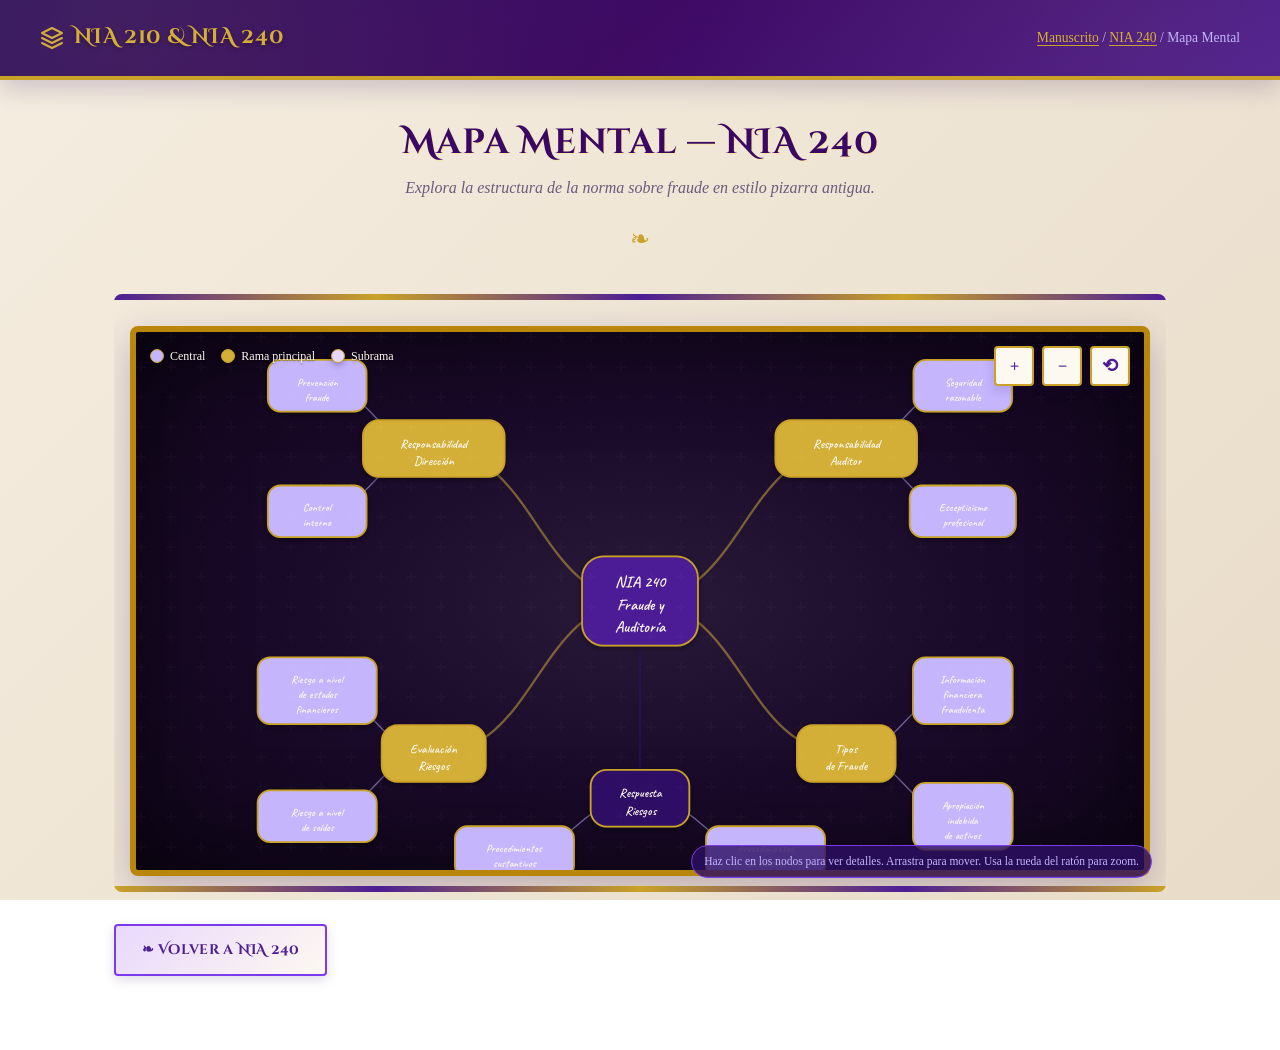
<file: nia240-mapa.html>
<!DOCTYPE html>
<html lang="es">
<head>
<meta charset="UTF-8">
<meta name="viewport" content="width=device-width, initial-scale=1.0">
<title>Mapa Mental — NIA 240</title>
<link rel="preconnect" href="https://fonts.googleapis.com">
<link rel="preconnect" href="https://fonts.gstatic.com" crossorigin>
<link href="https://fonts.googleapis.com/css2?family=Cinzel+Decorative:wght@400;700;900&family=Caveat:wght@400;500;600;700&family=IM+Fell+English+SC&display=swap" rel="stylesheet">
<link rel="stylesheet" href="style.css">
</head>
<body>
<header class="site-header">
<div class="site-header-inner">
<a class="brand" href="index.html">
<svg viewBox="0 0 24 24" fill="none" stroke="currentColor" stroke-width="2" stroke-linecap="round" stroke-linejoin="round">
<path d="M12 2L2 7l10 5 10-5-10-5z"/>
<path d="M2 17l10 5 10-5"/>
<path d="M2 12l10 5 10-5"/>
</svg>
NIA 210 &amp; NIA 240
</a>
<span class="crumb"><a href="index.html">Manuscrito</a> / <a href="nia240.html">NIA 240</a> / Mapa Mental</span>
</div>
</header>

<main>
<div class="page-title">
<h1>Mapa Mental — NIA 240</h1>
<p>Explora la estructura de la norma sobre fraude en estilo pizarra antigua.</p>
</div>

<div class="card" style="padding:1rem;background:transparent;border:none;box-shadow:none">
  <div class="mm-container" id="mm-canvas-240">
    <div class="mm-legend">
      <div class="mm-legend-item"><div class="mm-legend-dot" style="background:#C4B5FD"></div>Central</div>
      <div class="mm-legend-item"><div class="mm-legend-dot" style="background:#D4AF37"></div>Rama principal</div>
      <div class="mm-legend-item"><div class="mm-legend-dot" style="background:#E9D8FD"></div>Subrama</div>
    </div>
    <div class="mm-controls">
      <button class="mm-ctrl-btn" onclick="mmZoom('240',1.2)">+</button>
      <button class="mm-ctrl-btn" onclick="mmZoom('240',0.8)">−</button>
      <button class="mm-ctrl-btn" onclick="mmReset('240')" title="Reset">⟲</button>
    </div>
    <svg class="mm-svg" id="mm-svg-240" viewBox="0 0 900 600" preserveAspectRatio="xMidYMid meet">
      <defs>
        <filter id="mm-shadow-240" x="-20%" y="-20%" width="140%" height="140%">
          <feDropShadow dx="0" dy="2" stdDeviation="4" flood-color="rgba(0,0,0,0.4)"/>
        </filter>
      </defs>
      <g id="mm-viewport-240"></g>
    </svg>
    <div class="mm-detail" id="mm-detail-240">
      <button class="close-btn" onclick="closeDetail('240')">×</button>
      <h4 id="mm-detail-title-240"></h4>
      <p id="mm-detail-desc-240"></p>
    </div>
  </div>
  <p class="mm-hint">Haz clic en los nodos para ver detalles. Arrastra para mover. Usa la rueda del ratón para zoom.</p>
</div>

<div style="margin-top:1.5rem">
<a class="back-btn" href="nia240.html">❧ Volver a NIA 240</a>
</div>
</main>

<script src="mindmap.js"></script>
<script>
const mmData = {
  "240": {
    center: { text: "NIA 240\nFraude y\nAuditoría", desc: "Aborda las responsabilidades del auditor con respecto al fraude en una auditoría de estados financieros.", x: 450, y: 300, level: 0, color: "#4C1D95" },
    branches: [
      {
        text: "Responsabilidad\nDirección", desc: "La responsabilidad primaria para la prevención y detección del fraude recae en la dirección y los responsables del gobierno.",
        x: 220, y: 130, level: 1, color: "#D4AF37",
        sub: [
          { text: "Prevención\nfraude", desc: "Establecer un entorno de control que promueva honestidad y comportamiento ético.", x: 90, y: 60, level: 2, color: "#C4B5FD" },
          { text: "Control\ninterno", desc: "Diseñar, implementar y mantener un sistema de control interno eficaz.", x: 90, y: 200, level: 2, color: "#C4B5FD" }
        ]
      },
      {
        text: "Responsabilidad\nAuditor", desc: "El auditor debe obtener una seguridad razonable de que los estados financieros están libres de incorrecciones materiales.",
        x: 680, y: 130, level: 1, color: "#D4AF37",
        sub: [
          { text: "Seguridad\nrazonable", desc: "Obtener evidencia suficiente y apropiada para respaldar su opinión.", x: 810, y: 60, level: 2, color: "#C4B5FD" },
          { text: "Escepticismo\nprofesional", desc: "Mantener actitud de cuestionamiento mental y evaluación crítica.", x: 810, y: 200, level: 2, color: "#C4B5FD" }
        ]
      },
      {
        text: "Tipos\nde Fraude", desc: "La norma identifica dos tipos principales de manifestaciones intencionales del fraude.",
        x: 680, y: 470, level: 1, color: "#D4AF37",
        sub: [
          { text: "Información\nfinanciera\nfraudulenta", desc: "Manipulación deliberada de registros o representación errónea.", x: 810, y: 400, level: 2, color: "#C4B5FD" },
          { text: "Apropiación\nindebida\nde activos", desc: "Robo de activos de la entidad, como efectivo o inventario.", x: 810, y: 540, level: 2, color: "#C4B5FD" }
        ]
      },
      {
        text: "Evaluación\nRiesgos", desc: "El auditor debe evaluar los riesgos de incorrección material debida a fraude.",
        x: 220, y: 470, level: 1, color: "#D4AF37",
        sub: [
          { text: "Riesgo a nivel\nde estados\nfinancieros", desc: "Identificar riesgos que puedan afectar la totalidad de los estados.", x: 90, y: 400, level: 2, color: "#C4B5FD" },
          { text: "Riesgo a nivel\nde saldos", desc: "Identificar riesgos en saldos de cuentas y transacciones.", x: 90, y: 540, level: 2, color: "#C4B5FD" }
        ]
      },
      {
        text: "Respuesta\nRiesgos", desc: "Diseñar e implementar procedimientos que respondan a los riesgos evaluados.",
        x: 450, y: 520, level: 1, color: "#2E1065",
        sub: [
          { text: "Procedimientos\nsustantivos", desc: "Pruebas para obtener evidencia sobre exactitud y integridad.", x: 310, y: 580, level: 2, color: "#C4B5FD" },
          { text: "Procedimientos\nde control", desc: "Evaluar eficacia de controles relacionados con riesgos de fraude.", x: 590, y: 580, level: 2, color: "#C4B5FD" }
        ]
      }
    ]
  }
};
const mmState = { "240": { scale: 1, tx: 0, ty: 0 } };
renderMindMap("240");
setupPanZoom("240");
</script>
</body>
</html>
</file>
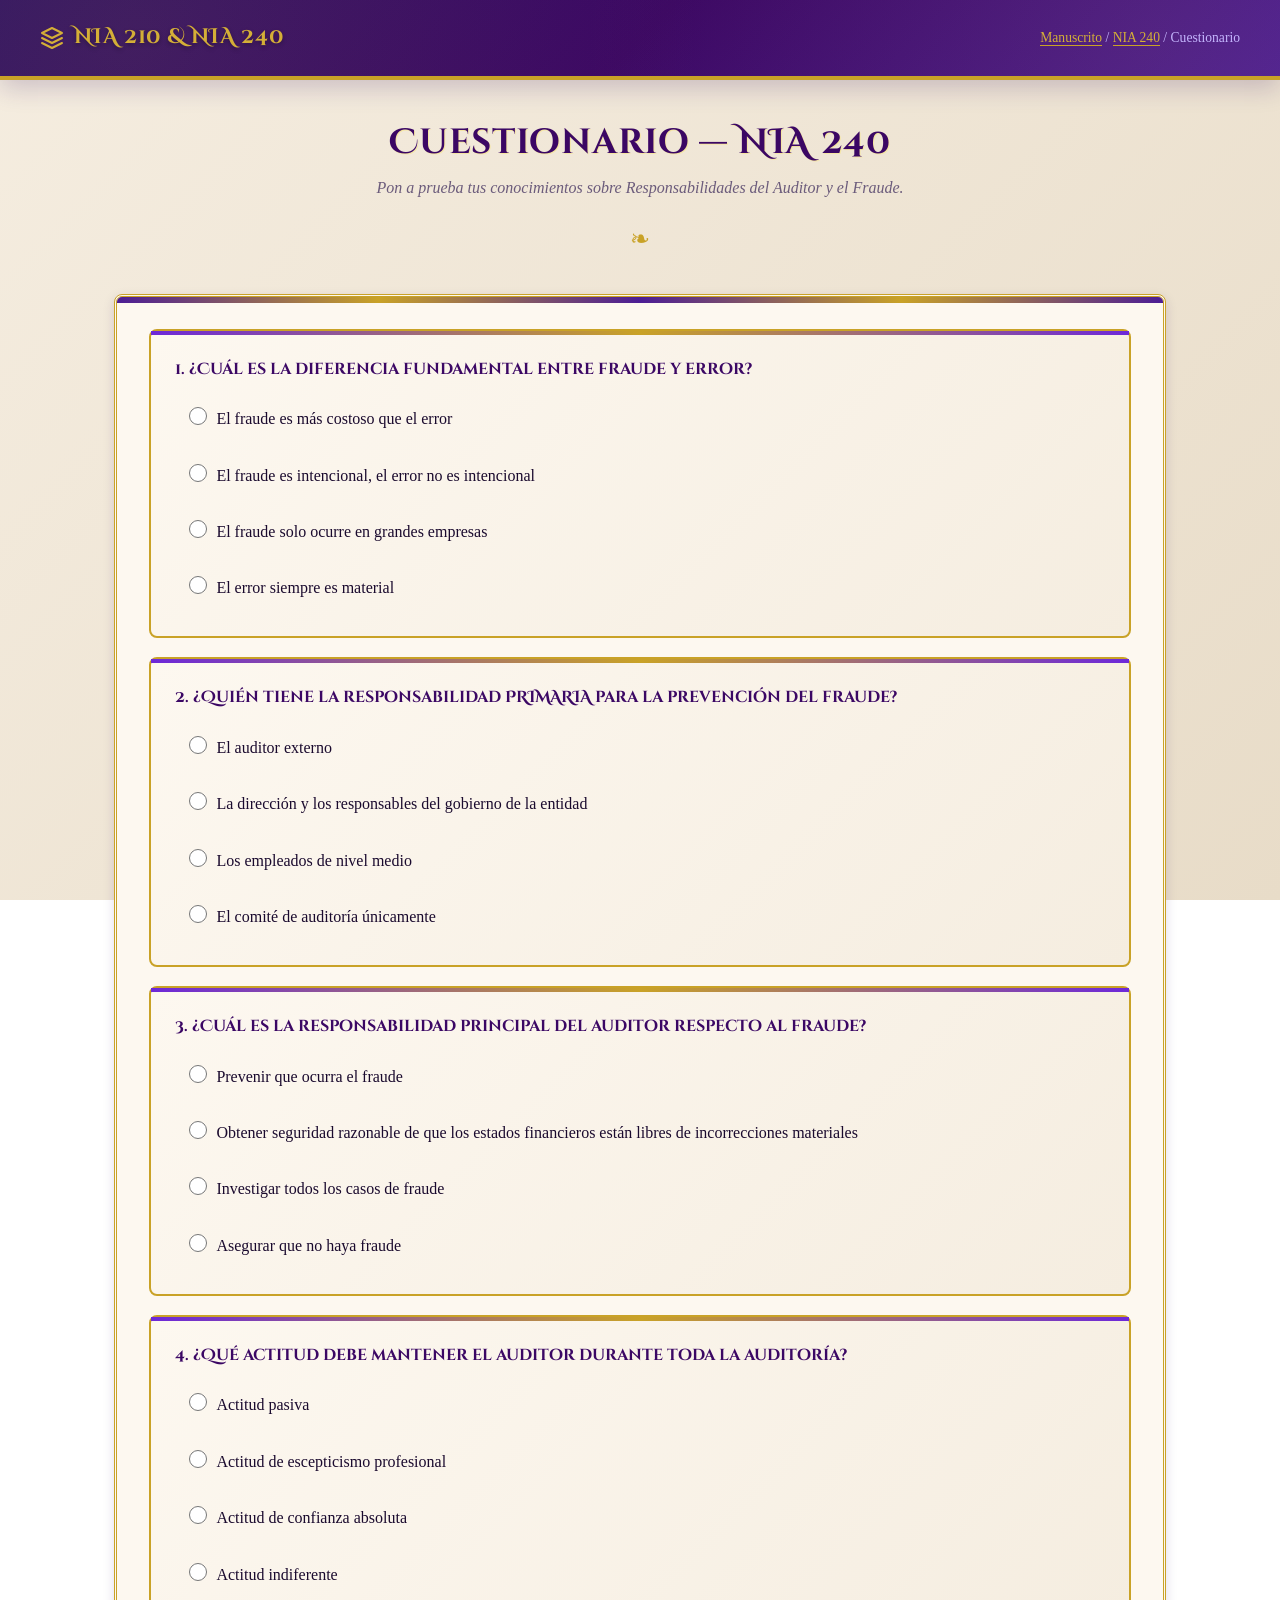
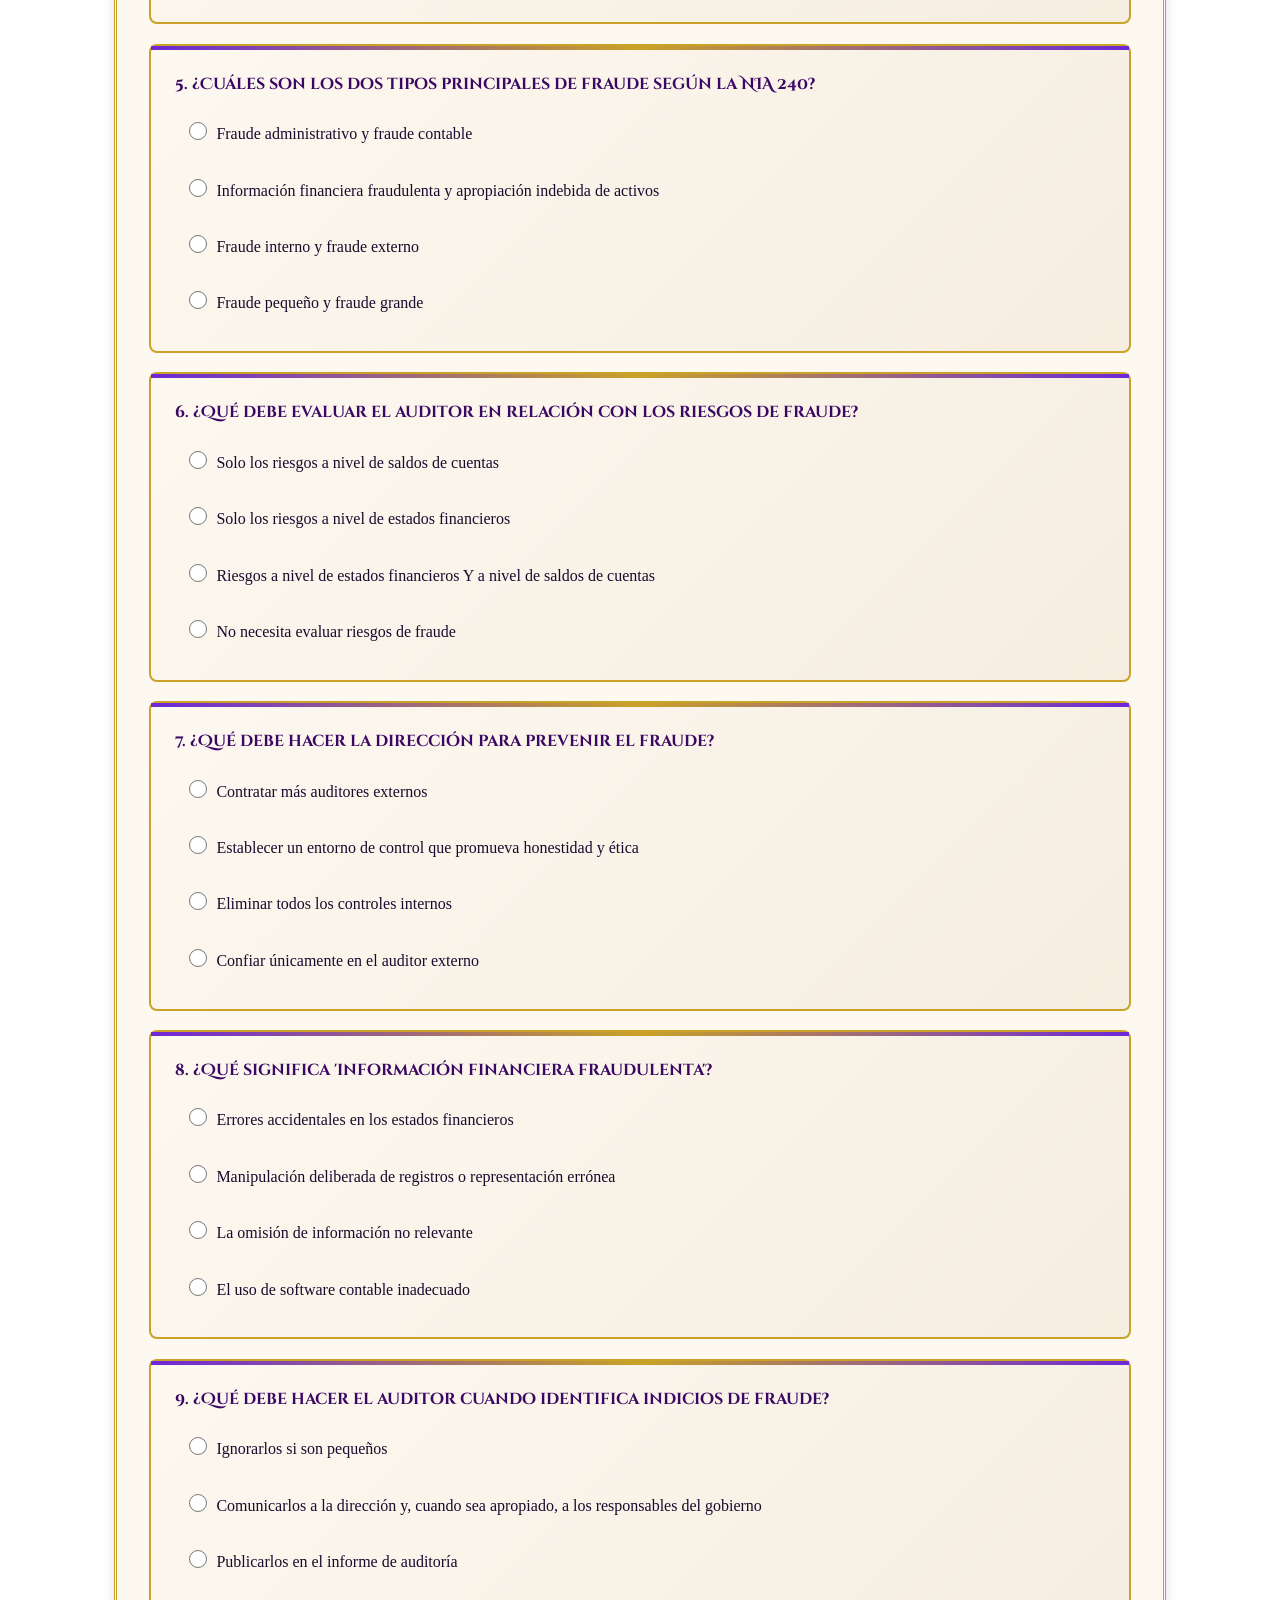
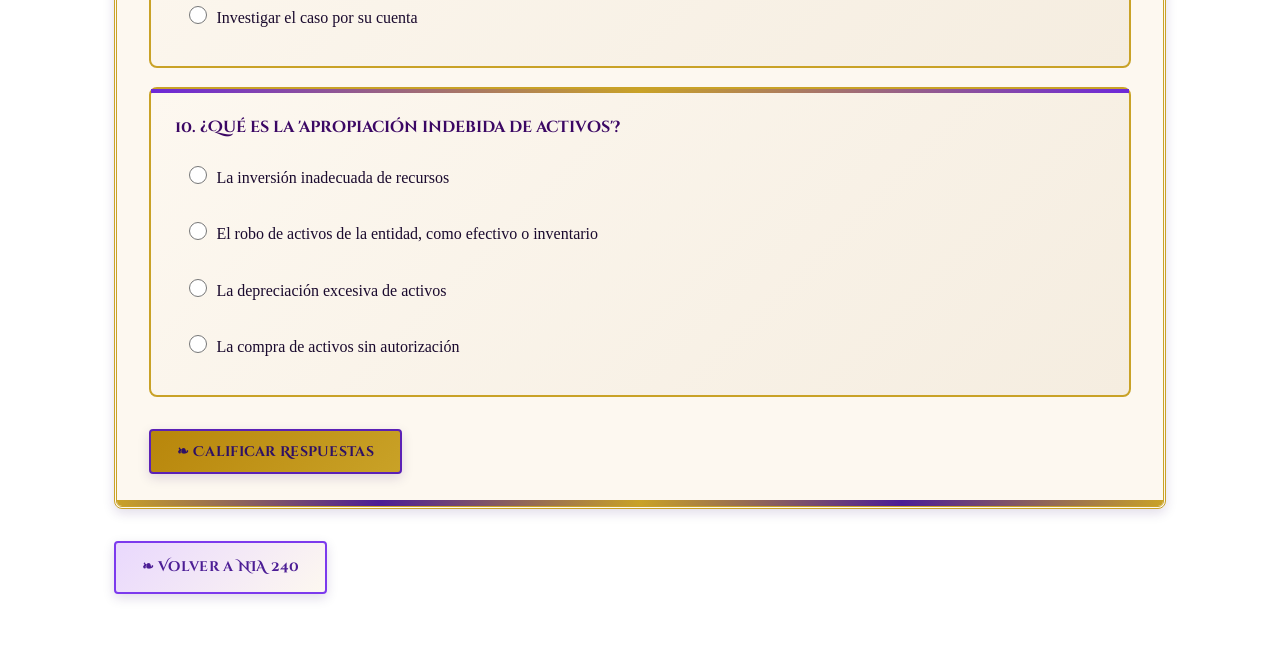
<file: nia240-quiz.html>
<!DOCTYPE html>
<html lang="es">
<head>
<meta charset="UTF-8">
<meta name="viewport" content="width=device-width, initial-scale=1.0">
<title>Cuestionario — NIA 240</title>
<link rel="preconnect" href="https://fonts.googleapis.com">
<link rel="preconnect" href="https://fonts.gstatic.com" crossorigin>
<link href="https://fonts.googleapis.com/css2?family=Cinzel+Decorative:wght@400;700;900&family=Caveat:wght@400;500;600;700&family=IM+Fell+English+SC&display=swap" rel="stylesheet">
<link rel="stylesheet" href="style.css">
</head>
<body>
<header class="site-header">
<div class="site-header-inner">
<a class="brand" href="index.html">
<svg viewBox="0 0 24 24" fill="none" stroke="currentColor" stroke-width="2" stroke-linecap="round" stroke-linejoin="round">
<path d="M12 2L2 7l10 5 10-5-10-5z"/>
<path d="M2 17l10 5 10-5"/>
<path d="M2 12l10 5 10-5"/>
</svg>
NIA 210 &amp; NIA 240
</a>
<span class="crumb"><a href="index.html">Manuscrito</a> / <a href="nia240.html">NIA 240</a> / Cuestionario</span>
</div>
</header>

<main>
<div class="page-title">
<h1>Cuestionario — NIA 240</h1>
<p>Pon a prueba tus conocimientos sobre Responsabilidades del Auditor y el Fraude.</p>
</div>

<div class="card">
<div id="quiz-240"></div>
<button class="quiz-submit" onclick="checkQuiz('240')">❧ Calificar Respuestas</button>
<div class="quiz-result" id="result-240"></div>
</div>

<div style="margin-top:1.5rem">
<a class="back-btn" href="nia240.html">❧ Volver a NIA 240</a>
</div>
</main>

<script src="quiz.js"></script>
<script>
var qs={};
qs["240"]=[
{q:"1. ¿Cuál es la diferencia fundamental entre fraude y error?",o:["El fraude es más costoso que el error","El fraude es intencional, el error no es intencional","El fraude solo ocurre en grandes empresas","El error siempre es material"],a:1},
{q:"2. ¿Quién tiene la responsabilidad PRIMARIA para la prevención del fraude?",o:["El auditor externo","La dirección y los responsables del gobierno de la entidad","Los empleados de nivel medio","El comité de auditoría únicamente"],a:1},
{q:"3. ¿Cuál es la responsabilidad principal del auditor respecto al fraude?",o:["Prevenir que ocurra el fraude","Obtener seguridad razonable de que los estados financieros están libres de incorrecciones materiales","Investigar todos los casos de fraude","Asegurar que no haya fraude"],a:1},
{q:"4. ¿Qué actitud debe mantener el auditor durante toda la auditoría?",o:["Actitud pasiva","Actitud de escepticismo profesional","Actitud de confianza absoluta","Actitud indiferente"],a:1},
{q:"5. ¿Cuáles son los dos tipos principales de fraude según la NIA 240?",o:["Fraude administrativo y fraude contable","Información financiera fraudulenta y apropiación indebida de activos","Fraude interno y fraude externo","Fraude pequeño y fraude grande"],a:1},
{q:"6. ¿Qué debe evaluar el auditor en relación con los riesgos de fraude?",o:["Solo los riesgos a nivel de saldos de cuentas","Solo los riesgos a nivel de estados financieros","Riesgos a nivel de estados financieros Y a nivel de saldos de cuentas","No necesita evaluar riesgos de fraude"],a:2},
{q:"7. ¿Qué debe hacer la dirección para prevenir el fraude?",o:["Contratar más auditores externos","Establecer un entorno de control que promueva honestidad y ética","Eliminar todos los controles internos","Confiar únicamente en el auditor externo"],a:1},
{q:"8. ¿Qué significa 'información financiera fraudulenta'?",o:["Errores accidentales en los estados financieros","Manipulación deliberada de registros o representación errónea","La omisión de información no relevante","El uso de software contable inadecuado"],a:1},
{q:"9. ¿Qué debe hacer el auditor cuando identifica indicios de fraude?",o:["Ignorarlos si son pequeños","Comunicarlos a la dirección y, cuando sea apropiado, a los responsables del gobierno","Publicarlos en el informe de auditoría","Investigar el caso por su cuenta"],a:1},
{q:"10. ¿Qué es la 'apropiación indebida de activos'?",o:["La inversión inadecuada de recursos","El robo de activos de la entidad, como efectivo o inventario","La depreciación excesiva de activos","La compra de activos sin autorización"],a:1}
];
renderQuiz("240");
</script>
</body>
</html>
</file>
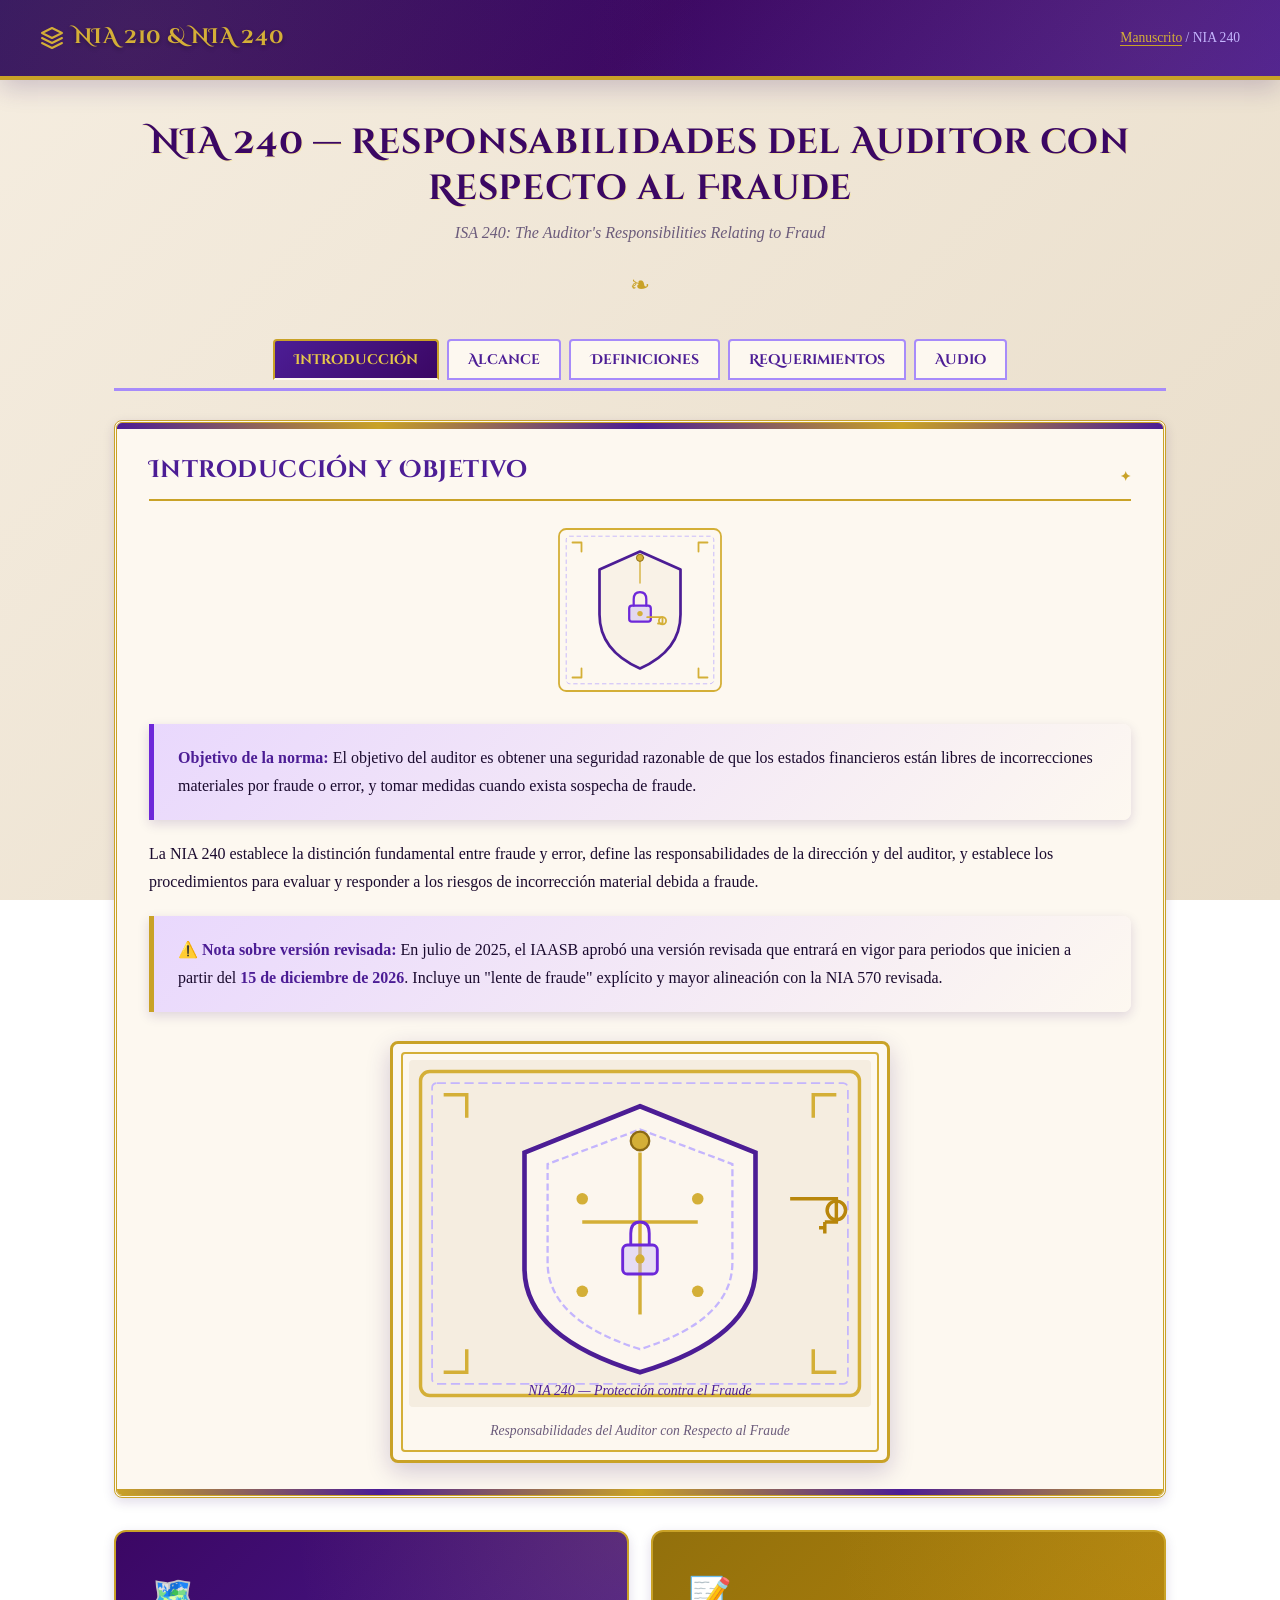
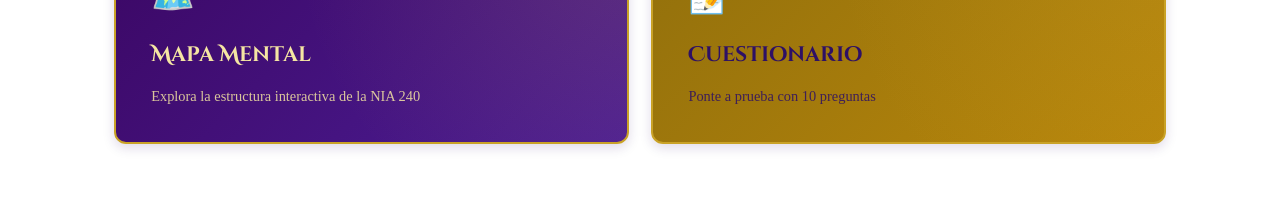
<file: nia240.html>
<!DOCTYPE html>
<html lang="es">
<head>
<meta charset="UTF-8">
<meta name="viewport" content="width=device-width, initial-scale=1.0">
<title>NIA 240 — Responsabilidades del Auditor y el Fraude</title>
<link rel="preconnect" href="https://fonts.googleapis.com">
<link rel="preconnect" href="https://fonts.gstatic.com" crossorigin>
<link href="https://fonts.googleapis.com/css2?family=Cinzel+Decorative:wght@400;700;900&family=Caveat:wght@400;500;600;700&family=IM+Fell+English+SC&display=swap" rel="stylesheet">
<link rel="stylesheet" href="style.css">
</head>
<body>
<header class="site-header">
<div class="site-header-inner">
<a class="brand" href="index.html">
<svg viewBox="0 0 24 24" fill="none" stroke="currentColor" stroke-width="2" stroke-linecap="round" stroke-linejoin="round">
<path d="M12 2L2 7l10 5 10-5-10-5z"/>
<path d="M2 17l10 5 10-5"/>
<path d="M2 12l10 5 10-5"/>
</svg>
NIA 210 &amp; NIA 240
</a>
<span class="crumb"><a href="index.html">Manuscrito</a> / NIA 240</span>
</div>
</header>

<main>
<div class="page-title">
<h1>NIA 240 — Responsabilidades del Auditor con Respecto al Fraude</h1>
<p>ISA 240: The Auditor's Responsibilities Relating to Fraud</p>
</div>

<!-- Navegación por pestañas -->
<div class="tab-nav" role="tablist">
<button class="tab-btn active" role="tab" aria-selected="true" aria-controls="sec-intro" onclick="showSection('intro')">Introducción</button>
<button class="tab-btn" role="tab" aria-selected="false" aria-controls="sec-alcance" onclick="showSection('alcance')">Alcance</button>
<button class="tab-btn" role="tab" aria-selected="false" aria-controls="sec-definiciones" onclick="showSection('definiciones')">Definiciones</button>
<button class="tab-btn" role="tab" aria-selected="false" aria-controls="sec-requerimientos" onclick="showSection('requerimientos')">Requerimientos</button>
<button class="tab-btn" role="tab" aria-selected="false" aria-controls="sec-audio" onclick="showSection('audio')">Audio</button>            </div>

<!-- SECCIÓN 1: INTRODUCCIÓN -->
<div class="section-panel active" id="sec-intro" role="tabpanel">
<div class="card">
<h2>Introducción y Objetivo</h2>
<div class="hero-illustration">
<svg viewBox="0 0 200 200" fill="none" stroke-linecap="round" stroke-linejoin="round">
<!-- Marco ornamental -->
<rect x="10" y="10" width="180" height="180" rx="8" stroke="#D4AF37" stroke-width="2"/>
<rect x="18" y="18" width="164" height="164" rx="4" stroke="#C4B5FD" stroke-width="1" stroke-dasharray="4 4"/>
<!-- Escudo central -->
<path d="M100 35 L145 55 L145 105 Q145 145 100 165 Q55 145 55 105 L55 55 Z" 
      stroke="#4C1D95" stroke-width="3" fill="rgba(245,237,224,0.5)"/>
<!-- Candado en escudo -->
<rect x="88" y="95" width="24" height="18" rx="3" stroke="#6D28D9" stroke-width="2.5" fill="rgba(196,181,253,0.4)"/>
<path d="M93 95 L93 88 Q93 80 100 80 Q107 80 107 88 L107 95" stroke="#6D28D9" stroke-width="2.5" fill="none"/>
<circle cx="100" cy="104" r="3" fill="#D4AF37"/>
<!-- Llave -->
<path d="M108 108 L125 108 L125 115 L120 115" stroke="#D4AF37" stroke-width="2" fill="none"/>
<circle cx="125" cy="112" r="4" stroke="#D4AF37" stroke-width="2" fill="none"/>
<!-- Decoraciones escudo -->
<line x1="100" y1="45" x2="100" y2="70" stroke="#D4AF37" stroke-width="1.5"/>
<circle cx="100" cy="42" r="4" fill="#D4AF37" stroke="#8B6914" stroke-width="1"/>
<!-- Esquinas decorativas -->
<path d="M25 25 L35 25 L35 35" stroke="#D4AF37" stroke-width="2" fill="none"/>
<path d="M175 25 L165 25 L165 35" stroke="#D4AF37" stroke-width="2" fill="none"/>
<path d="M25 175 L35 175 L35 165" stroke="#D4AF37" stroke-width="2" fill="none"/>
<path d="M175 175 L165 175 L165 165" stroke="#D4AF37" stroke-width="2" fill="none"/>
</svg>
</div>
<div class="summary-box">
<p><strong>Objetivo de la norma:</strong> El objetivo del auditor es obtener una seguridad razonable de que los estados financieros están libres de incorrecciones materiales por fraude o error, y tomar medidas cuando exista sospecha de fraude.</p>
</div>
<p>La NIA 240 establece la distinción fundamental entre fraude y error, define las responsabilidades de la dirección y del auditor, y establece los procedimientos para evaluar y responder a los riesgos de incorrección material debida a fraude.</p>
<div class="summary-box" style="border-left-color:var(--gold-400)">
<p><strong>⚠️ Nota sobre versión revisada:</strong> En julio de 2025, el IAASB aprobó una versión revisada que entrará en vigor para periodos que inicien a partir del <strong>15 de diciembre de 2026</strong>. Incluye un "lente de fraude" explícito y mayor alineación con la NIA 570 revisada.</p>
</div>
<div class="desc-image-frame">
<img src="img/nia240-imagen.svg" alt="Escudo protector - NIA 240 Responsabilidades del Auditor">
<p class="desc-image-caption">Responsabilidades del Auditor con Respecto al Fraude</p>
</div>
</div>
</div>

<!-- SECCIÓN 2: ALCANCE -->
<div class="section-panel" id="sec-alcance" role="tabpanel">
<div class="card">
<h2>Alcance y Aplicación</h2>
<div class="summary-box">
<p><strong>Alcance:</strong> Esta norma se aplica a todas las auditorías de estados financieros realizadas conforme a las NIA.</p>
</div>
<h3 class="section-heading"><span class="section-icon-wrap"><svg viewBox="0 0 24 24" fill="none" stroke="currentColor" stroke-width="1.6"><circle cx="12" cy="12" r="10"/><path d="M12 8v4"/></svg></span> Distribución de Responsabilidades</h3>
<div style="display:grid;grid-template-columns:1fr 1fr;gap:1.5rem;margin-top:1rem">
<div style="background:linear-gradient(135deg,var(--purple-800),var(--purple-700));color:var(--gold-100);padding:1.5rem;border-radius:var(--radius-md);border:2px solid var(--gold-400)">
<h4 style="color:var(--gold-200);margin-bottom:0.5rem">Dirección y Gobierno</h4>
<ul style="line-height:1.8;padding-left:1rem;color:#fff">
<li>Responsabilidad PRIMARIA por prevención y detección</li>
<li>Establecer entorno de control eficaz</li>
<li>Fomentar cultura de honestidad</li>
</ul>
</div>
<div style="background:var(--parchment-light);border:2px solid var(--purple-400);padding:1.5rem;border-radius:var(--radius-md)">
<h4 style="color:var(--purple-700);margin-bottom:0.5rem">Auditor</h4>
<ul style="line-height:1.8;padding-left:1rem;color:var(--ink)">
<li>Obtener SEGURIDAD RAZONABLE</li>
<li>Mantener ESCÉPTICISMO PROFESIONAL</li>
<li>Evaluar y responder a riesgos</li>
</ul>
</div>
</div>
</div>
</div>

<!-- SECCIÓN 3: DEFINICIONES -->
<div class="section-panel" id="sec-definiciones" role="tabpanel">
<div class="card">
<h2>Definiciones Clave</h2>
<div style="display:grid;grid-template-columns:1fr 1fr;gap:1.5rem;margin-bottom:1.5rem">
<div class="summary-box" style="border-left-color:var(--purple-600)">
<h4 style="color:var(--purple-700);margin-bottom:0.5rem">Fraude</h4>
<p style="font-size:0.9rem">Acto intencional que implica el uso de engaño. Se manifiesta como:</p>
<ul style="margin:0.5rem 0 0 1rem;font-size:0.9rem">
<li><strong>Información financiera fraudulenta:</strong> Manipulación deliberada de registros.</li>
<li><strong>Apropiación indebida de activos:</strong> Robo de activos de la entidad.</li>
</ul>
</div>
<div class="summary-box">
<h4 style="color:var(--purple-700);margin-bottom:0.5rem">Error</h4>
<p style="font-size:0.9rem">Declaración errónea NO intencional en los estados financieros. Puede ser omisión, distorsión cuantitativa, error de cálculo o incorrecta interpretación de hechos.</p>
</div>
</div>
<div class="icono-grid">
<div class="icono-card">
<div class="icono-svg"><svg viewBox="0 0 24 24" fill="none" stroke="currentColor" stroke-width="1.8"><path d="M12 22s8-4 8-10V5l-8-3-8 3v7c0 6 8 10 8 10z"/></svg></div>
<h4>Incorrección Material</h4>
<p>Omisión o distorsión que puede influir en decisiones económicas de usuarios.</p>
</div>
<div class="icono-card">
<div class="icono-svg"><svg viewBox="0 0 24 24" fill="none" stroke="currentColor" stroke-width="1.8"><path d="M1 12s4-7 11-7 11 7 11 7-4 7-11 7-11-7-11-7z"/><circle cx="12" cy="12" r="3"/></svg></div>
<h4>Escepticismo Profesional</h4>
<p>Actitud con mente inquisitiva y evaluación crítica de la evidencia.</p>
</div>
<div class="icono-card">
<div class="icono-svg"><svg viewBox="0 0 24 24" fill="none" stroke="currentColor" stroke-width="1.8"><circle cx="12" cy="12" r="10"/><path d="M12 8v4"/></svg></div>
<h4>Seguridad Razonable</h4>
<p>Nivel alto pero no absoluto de seguridad, obtenido mediante evidencia suficiente.</p>
</div>
<div class="icono-card">
<div class="icono-svg"><svg viewBox="0 0 24 24" fill="none" stroke="currentColor" stroke-width="1.8"><path d="M12 2l8 3v6c0 5-3.5 8.5-8 10-4.5-1.5-8-5-8-10V5z"/></svg></div>
<h4>Control Interno</h4>
<p>Procesos para proporcionar garantía razonable sobre consecución de objetivos.</p>
</div>
</div>
</div>
</div>

<!-- SECCIÓN 4: REQUERIMIENTOS -->
<div class="section-panel" id="sec-requerimientos" role="tabpanel">
<div class="card">
<h2>Requerimientos Principales</h2>
<h3 class="section-heading"><span class="section-icon-wrap"><svg viewBox="0 0 24 24" fill="none" stroke="currentColor" stroke-width="1.6"><path d="M12 2l8 3v6c0 5-3.5 8.5-8 10-4.5-1.5-8-5-8-10V5z"/></svg></span> 1. Escepticismo Profesional</h3>
<p>Mantener escepticismo durante toda la auditoría, reconociendo posibles circunstancias de fraude.</p>
<h3 class="section-heading" style="margin-top:1.5rem"><span class="section-icon-wrap"><svg viewBox="0 0 24 24" fill="none" stroke="currentColor" stroke-width="1.6"><path d="M17 21v-2a4 4 0 0 0-4-4H5a4 4 0 0 0-4 4v2"/><circle cx="9" cy="7" r="4"/></svg></span> 2. Evaluación del Riesgo</h3>
<ul>
<li>Inquirir a la dirección y otros sobre riesgos de fraude.</li>
<li>Identificar factores de riesgo de fraude.</li>
<li>Tratar riesgos como significativos.</li>
</ul>
<h3 class="section-heading" style="margin-top:1.5rem"><span class="section-icon-wrap"><svg viewBox="0 0 24 24" fill="none" stroke="currentColor" stroke-width="1.6"><path d="M1 12s4-7 11-7 11 7 11 7-4 7-11 7-11-7-11-7z"/></svg></span> 3. Respuesta a los Riesgos</h3>
<ul>
<li><strong>Respuestas generales:</strong> Asignar personas con experiencia, supervisión, elementos de sorpresa.</li>
<li><strong>Procedimientos específicos:</strong> Probar partidas de diario, revisar estimaciones, evaluar transacciones inusuales.</li>
</ul>
<h3 class="section-heading" style="margin-top:1.5rem"><span class="section-icon-wrap"><svg viewBox="0 0 24 24" fill="none" stroke="currentColor" stroke-width="1.6"><path d="M21 15a2 2 0 0 1-2 2H7l-4 4V5a2 2 0 0 1 2-2h14a2 2 0 0 1 2 2z"/></svg></span> 4. Comunicación</h3>
<ul>
<li>Comunicar indicaciones significativas de fraude a la dirección.</li>
<li>Comunicar indicaciones de fraude por parte de la dirección al gobierno.</li>
</ul>
</div>
</div>

<!-- SECCIÓN 5: AUDIO -->
<div class="section-panel" id="sec-audio" role="tabpanel">
<div class="card">
<h2>Audio Resumen</h2>
<p style="color:var(--ink-muted);font-size:0.9rem;margin-bottom:1rem;font-style:italic">Reproduce el resumen en audio de la NIA 240.</p>
<div class="audio-controls">
<button class="audio-btn play" onclick="speak(document.getElementById('nia240-text').textContent.trim(),'240')">▶ Reproducir</button>
<button class="audio-btn pause" onclick="togglePause()">❚❚ Pausar</button>
<button class="audio-btn stop" onclick="cancelSpeech()">■ Detener</button>
</div>
<div class="audio-status" id="status-240"></div>
<div class="audio-progress"><div class="audio-progress-bar" id="progress-240"></div></div>
<div class="summary-box" style="margin-top:1.5rem">
<h3 style="font-size:1.1rem;margin-bottom:0.8rem;color:var(--purple-700);font-family:'Cinzel Decorative',serif">📜 Guion del Audio:</h3>
<p id="nia240-text" style="font-size:0.92rem;line-height:1.9;color:var(--ink)">
NIA 240, Responsabilidades del Auditor con Respecto al Fraude. Esta norma establece la distinción fundamental entre fraude y error. El fraude son actos intencionales que implican el uso de engaño, mientras que el error son declaraciones erróneas no intencionales. La NIA 240 identifica dos tipos principales de fraude: información financiera fraudulenta, que implica la manipulación deliberada de registros, y apropiación indebida de activos, que incluye el robo de efectivo, inventario u otros activos. La responsabilidad PRIMARIA para la prevención y detección del fraude recae en la dirección y los responsables del gobierno de la entidad. El auditor tiene la responsabilidad de obtener una SEGURIDAD RAZONABLE de que los estados financieros están libres de incorrecciones materiales, manteniendo una actitud de ESCÉPTICISMO PROFESIONAL. La norma exige que el auditor evalúe los riesgos de incorrección material debida a fraude y diseñe procedimientos que respondan a dichos riesgos. En julio de 2025, el IAASB aprobó una versión revisada que entrará en vigor a partir del 15 de diciembre de 2026.
</p>
</div>
</div>
</div>


<!-- Navegación inferior -->
<div class="action-grid" style="margin-top:2rem">
<a class="action-btn" href="nia240-mapa.html">
<span class="a-icon">🗺️</span>
<span class="a-title">Mapa Mental</span>
<span class="a-desc">Explora la estructura interactiva de la NIA 240</span>
</a>
<a class="action-btn alt" href="nia240-quiz.html">
<span class="a-icon">📝</span>
<span class="a-title">Cuestionario</span>
<span class="a-desc">Ponte a prueba con 10 preguntas</span>
</a>
</div>
</main>

<script src="audio.js"></script>
<script src="nav.js"></script>
</body>
</html>
</file>
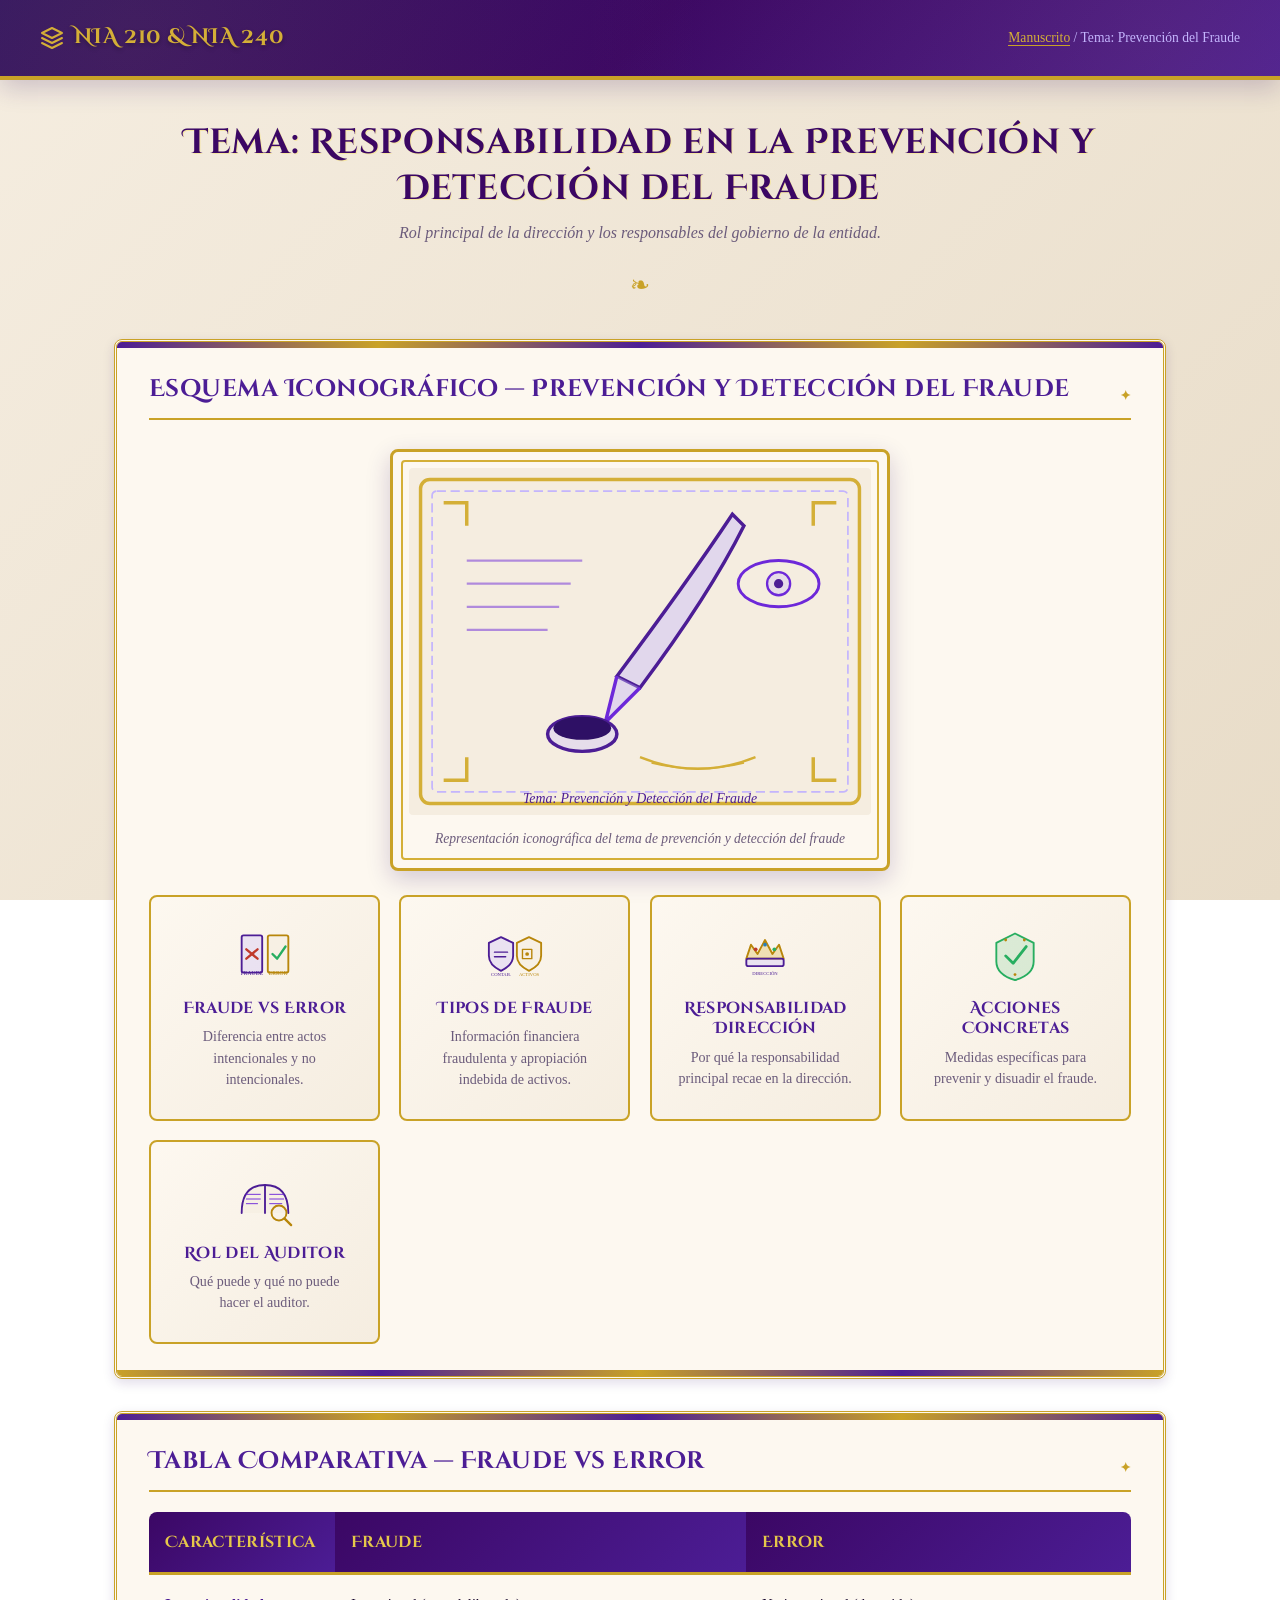
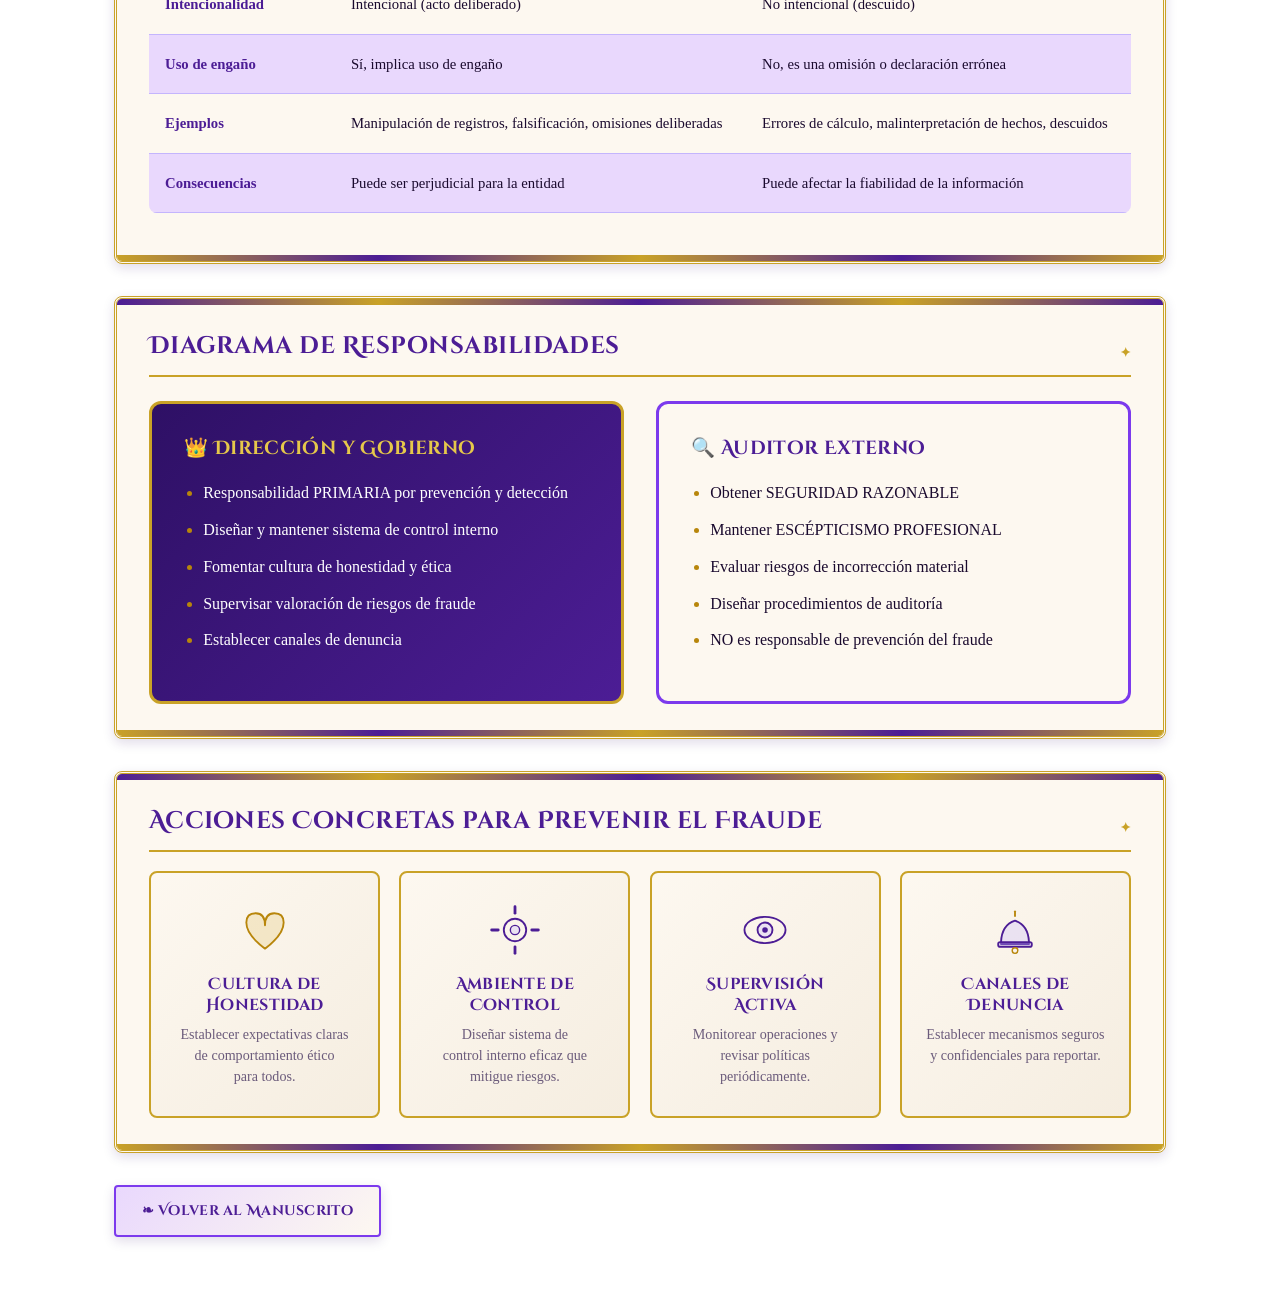
<file: tema_fraude.html>
<!DOCTYPE html>
<html lang="es">
<head>
<meta charset="UTF-8">
<meta name="viewport" content="width=device-width, initial-scale=1.0">
<title>Tema: Prevención del Fraude — Manuscrito Medieval</title>
<link rel="preconnect" href="https://fonts.googleapis.com">
<link rel="preconnect" href="https://fonts.gstatic.com" crossorigin>
<link href="https://fonts.googleapis.com/css2?family=Cinzel+Decorative:wght@400;700;900&family=Caveat:wght@400;500;600;700&family=IM+Fell+English+SC&display=swap" rel="stylesheet">
<link rel="stylesheet" href="style.css">
</head>
<body>
<header class="site-header">
<div class="site-header-inner">
<a class="brand" href="index.html">
<svg viewBox="0 0 24 24" fill="none" stroke="currentColor" stroke-width="2" stroke-linecap="round" stroke-linejoin="round">
<path d="M12 2L2 7l10 5 10-5-10-5z"/>
<path d="M2 17l10 5 10-5"/>
<path d="M2 12l10 5 10-5"/>
</svg>
NIA 210 &amp; NIA 240
</a>
<span class="crumb"><a href="index.html">Manuscrito</a> / Tema: Prevención del Fraude</span>
</div>
</header>

<main>
<div class="page-title">
<h1>Tema: Responsabilidad en la Prevención y Detección del Fraude</h1>
<p>Rol principal de la dirección y los responsables del gobierno de la entidad.</p>
</div>

<!-- ESQUEMA ICONOGRÁFICO -->
<div class="card">
<h2>Esquema Iconográfico — Prevención y Detección del Fraude</h2>
<div class="desc-image-frame" style="margin-bottom:1.5rem">
<img src="img/tema-fraude-imagen.svg" alt="Pluma y tintero medieval - Prevención del Fraude">
<p class="desc-image-caption">Representación iconográfica del tema de prevención y detección del fraude</p>
</div>
<div class="icono-grid" id="icono-grid">
<!-- Icono 1: Fraude vs Error -->
<div class="icono-card" onclick="showIconoDetail(0)">
<div class="icono-svg">
<svg viewBox="0 0 60 60" fill="none" stroke-linecap="round" stroke-linejoin="round">
<!-- Dos pergaminos comparativos -->
<rect x="5" y="10" width="22" height="40" rx="2" stroke="#4C1D95" stroke-width="2" fill="rgba(196,181,253,0.3)"/>
<rect x="33" y="10" width="22" height="40" rx="2" stroke="#B8860B" stroke-width="2" fill="rgba(245,237,224,0.5)"/>
<!-- X en el primero (fraude) -->
<line x1="10" y1="25" x2="22" y2="35" stroke="#C0392B" stroke-width="2.5"/>
<line x1="22" y1="25" x2="10" y2="35" stroke="#C0392B" stroke-width="2.5"/>
<!-- Check en el segundo (error) -->
<path d="M38 30 L43 35 L52 22" stroke="#27AE60" stroke-width="2.5" fill="none"/>
<!-- Textos -->
<text x="16" y="52" text-anchor="middle" fill="#4C1D95" font-size="6" font-family="serif">FRAUDE</text>
<text x="44" y="52" text-anchor="middle" fill="#B8860B" font-size="6" font-family="serif">ERROR</text>
</svg>
</div>
<h4>Fraude vs Error</h4>
<p>Diferencia entre actos intencionales y no intencionales.</p>
</div>

<!-- Icono 2: Tipos de Fraude -->
<div class="icono-card" onclick="showIconoDetail(1)">
<div class="icono-svg">
<svg viewBox="0 0 60 60" fill="none" stroke-linecap="round" stroke-linejoin="round">
<!-- Dos escudos -->
<path d="M15 12 L28 18 L28 32 Q28 42 15 48 Q2 42 2 32 L2 18 Z" stroke="#4C1D95" stroke-width="2" fill="rgba(196,181,253,0.3)"/>
<path d="M45 12 L58 18 L58 32 Q58 42 45 48 Q32 42 32 32 L32 18 Z" stroke="#B8860B" stroke-width="2" fill="rgba(245,237,224,0.5)"/>
<!-- Símbolo contabilidad -->
<line x1="8" y1="28" x2="22" y2="28" stroke="#4C1D95" stroke-width="1.5"/>
<line x1="8" y1="33" x2="20" y2="33" stroke="#4C1D95" stroke-width="1.5"/>
<!-- Símbolo robo -->
<path d="M38 25 L48 25 L48 35 L38 35 Z" stroke="#B8860B" stroke-width="1.5" fill="none"/>
<circle cx="43" cy="30" r="2" fill="#B8860B"/>
<!-- Textos -->
<text x="15" y="54" text-anchor="middle" fill="#4C1D95" font-size="5" font-family="serif">CONTAB.</text>
<text x="45" y="54" text-anchor="middle" fill="#B8860B" font-size="5" font-family="serif">ACTIVOS</text>
</svg>
</div>
<h4>Tipos de Fraude</h4>
<p>Información financiera fraudulenta y apropiación indebida de activos.</p>
</div>

<!-- Icono 3: Responsabilidad Dirección -->
<div class="icono-card" onclick="showIconoDetail(2)">
<div class="icono-svg">
<svg viewBox="0 0 60 60" fill="none" stroke-linecap="round" stroke-linejoin="round">
<!-- Corona real -->
<path d="M10 35 L15 20 L22 30 L30 15 L38 30 L45 20 L50 35 Z" stroke="#B8860B" stroke-width="2" fill="rgba(212,175,55,0.3)"/>
<rect x="10" y="35" width="40" height="8" rx="2" stroke="#4C1D95" stroke-width="2" fill="rgba(196,181,253,0.3)"/>
<!-- Joyas -->
<circle cx="20" cy="25" r="2" fill="#C0392B"/>
<circle cx="30" cy="20" r="2" fill="#2980B9"/>
<circle cx="40" cy="25" r="2" fill="#27AE60"/>
<!-- Texto -->
<text x="30" y="52" text-anchor="middle" fill="#4C1D95" font-size="5" font-family="serif">DIRECCIÓN</text>
</svg>
</div>
<h4>Responsabilidad Dirección</h4>
<p>Por qué la responsabilidad principal recae en la dirección.</p>
</div>

<!-- Icono 4: Acciones Concretas -->
<div class="icono-card" onclick="showIconoDetail(3)">
<div class="icono-svg">
<svg viewBox="0 0 60 60" fill="none" stroke-linecap="round" stroke-linejoin="round">
<!-- Escudo con check -->
<path d="M30 8 L50 18 L50 38 Q50 52 30 58 Q10 52 10 38 L10 18 Z" stroke="#27AE60" stroke-width="2" fill="rgba(39,174,96,0.15)"/>
<!-- Check grande -->
<path d="M20 32 L28 40 L42 22" stroke="#27AE60" stroke-width="3" fill="none"/>
<!-- Estrellas decorativas -->
<circle cx="20" cy="15" r="1.5" fill="#B8860B"/>
<circle cx="40" cy="15" r="1.5" fill="#B8860B"/>
<circle cx="30" cy="52" r="1.5" fill="#B8860B"/>
</svg>
</div>
<h4>Acciones Concretas</h4>
<p>Medidas específicas para prevenir y disuadir el fraude.</p>
</div>

<!-- Icono 5: Rol del Auditor -->
<div class="icono-card" onclick="showIconoDetail(4)">
<div class="icono-svg">
<svg viewBox="0 0 60 60" fill="none" stroke-linecap="round" stroke-linejoin="round">
<!-- Libro abierto -->
<path d="M5 45 Q5 15 30 15 Q55 15 55 45" stroke="#4C1D95" stroke-width="2" fill="rgba(245,237,224,0.5)"/>
<line x1="30" y1="15" x2="30" y2="45" stroke="#4C1D95" stroke-width="2"/>
<!-- Líneas texto -->
<line x1="10" y1="25" x2="25" y2="25" stroke="#6D28D9" stroke-width="1"/>
<line x1="10" y1="30" x2="25" y2="30" stroke="#6D28D9" stroke-width="1"/>
<line x1="10" y1="35" x2="22" y2="35" stroke="#6D28D9" stroke-width="1"/>
<line x1="35" y1="25" x2="50" y2="25" stroke="#6D28D9" stroke-width="1"/>
<line x1="35" y1="30" x2="50" y2="30" stroke="#6D28D9" stroke-width="1"/>
<line x1="35" y1="35" x2="48" y2="35" stroke="#6D28D9" stroke-width="1"/>
<!-- Lupa -->
<circle cx="45" cy="45" r="8" stroke="#B8860B" stroke-width="2" fill="none"/>
<line x1="51" y1="51" x2="58" y2="58" stroke="#B8860B" stroke-width="2.5"/>
</svg>
</div>
<h4>Rol del Auditor</h4>
<p>Qué puede y qué no puede hacer el auditor.</p>
</div>
</div>

<div class="icono-detail-panel" id="icono-detail">
<h4 id="icono-detail-title"></h4>
<p id="icono-detail-desc"></p>
</div>
</div>

<!-- TABLA COMPARATIVA -->
<div class="card">
<h2>Tabla Comparativa — Fraude vs Error</h2>
<table style="width:100%;border-collapse:collapse;margin-top:1rem">
<thead>
<tr>
<th>Característica</th>
<th>Fraude</th>
<th>Error</th>
</tr>
</thead>
<tbody>
<tr>
<td style="font-weight:700;color:var(--purple-700)">Intencionalidad</td>
<td>Intencional (acto deliberado)</td>
<td>No intencional (descuido)</td>
</tr>
<tr style="background:var(--purple-100)">
<td style="font-weight:700;color:var(--purple-700)">Uso de engaño</td>
<td>Sí, implica uso de engaño</td>
<td>No, es una omisión o declaración errónea</td>
</tr>
<tr>
<td style="font-weight:700;color:var(--purple-700)">Ejemplos</td>
<td>Manipulación de registros, falsificación, omisiones deliberadas</td>
<td>Errores de cálculo, malinterpretación de hechos, descuidos</td>
</tr>
<tr style="background:var(--purple-100)">
<td style="font-weight:700;color:var(--purple-700)">Consecuencias</td>
<td>Puede ser perjudicial para la entidad</td>
<td>Puede afectar la fiabilidad de la información</td>
</tr>
</tbody>
</table>
</div>

<!-- DIAGRAMA DE RESPONSABILIDADES -->
<div class="card">
<h2>Diagrama de Responsabilidades</h2>
<div style="display:grid;grid-template-columns:1fr 1fr;gap:2rem;margin-top:1.5rem">
<div style="background:linear-gradient(135deg,var(--purple-900),var(--purple-700));color:var(--gold-100);padding:2rem;border-radius:var(--radius-lg);border:3px solid var(--gold-400)">
<h3 style="color:var(--gold-200);margin-bottom:1rem;font-size:1.2rem;font-family:'Cinzel Decorative',serif">👑 Dirección y Gobierno</h3>
<ul style="line-height:2;padding-left:1.2rem;color:#fff">
<li>Responsabilidad PRIMARIA por prevención y detección</li>
<li>Diseñar y mantener sistema de control interno</li>
<li>Fomentar cultura de honestidad y ética</li>
<li>Supervisar valoración de riesgos de fraude</li>
<li>Establecer canales de denuncia</li>
</ul>
</div>
<div style="background:var(--parchment-light);color:var(--purple-900);padding:2rem;border-radius:var(--radius-lg);border:3px solid var(--purple-400)">
<h3 style="color:var(--purple-700);margin-bottom:1rem;font-size:1.2rem;font-family:'Cinzel Decorative',serif">🔍 Auditor Externo</h3>
<ul style="line-height:2;padding-left:1.2rem">
<li>Obtener SEGURIDAD RAZONABLE</li>
<li>Mantener ESCÉPTICISMO PROFESIONAL</li>
<li>Evaluar riesgos de incorrección material</li>
<li>Diseñar procedimientos de auditoría</li>
<li>NO es responsable de prevención del fraude</li>
</ul>
</div>
</div>
</div>

<!-- ACCIONES CONCRETAS -->
<div class="card">
<h2>Acciones Concretas para Prevenir el Fraude</h2>
<div class="icono-grid" style="margin-top:1rem">
<div class="icono-card">
<div class="icono-svg">
<svg viewBox="0 0 60 60" fill="none" stroke-linecap="round" stroke-linejoin="round">
<!-- Mano con corazón -->
<path d="M30 50 Q10 35 10 22 Q10 12 20 12 Q30 12 30 25 Q30 12 40 12 Q50 12 50 22 Q50 35 30 50 Z" stroke="#B8860B" stroke-width="2" fill="rgba(212,175,55,0.2)"/>
</svg>
</div>
<h4>Cultura de Honestidad</h4>
<p>Establecer expectativas claras de comportamiento ético para todos.</p>
</div>
<div class="icono-card">
<div class="icono-svg">
<svg viewBox="0 0 60 60" fill="none" stroke-linecap="round" stroke-linejoin="round">
<!-- Engranaje -->
<circle cx="30" cy="30" r="12" stroke="#4C1D95" stroke-width="2" fill="none"/>
<circle cx="30" cy="30" r="5" stroke="#4C1D95" stroke-width="1.5" fill="rgba(196,181,253,0.3)"/>
<line x1="30" y1="12" x2="30" y2="5" stroke="#4C1D95" stroke-width="3"/>
<line x1="30" y1="48" x2="30" y2="55" stroke="#4C1D95" stroke-width="3"/>
<line x1="12" y1="30" x2="5" y2="30" stroke="#4C1D95" stroke-width="3"/>
<line x1="48" y1="30" x2="55" y2="30" stroke="#4C1D95" stroke-width="3"/>
</svg>
</div>
<h4>Ambiente de Control</h4>
<p>Diseñar sistema de control interno eficaz que mitigue riesgos.</p>
</div>
<div class="icono-card">
<div class="icono-svg">
<svg viewBox="0 0 60 60" fill="none" stroke-linecap="round" stroke-linejoin="round">
<!-- Ojo vigilante -->
<ellipse cx="30" cy="30" rx="22" ry="14" stroke="#4C1D95" stroke-width="2" fill="none"/>
<circle cx="30" cy="30" r="8" stroke="#4C1D95" stroke-width="2" fill="rgba(196,181,253,0.3)"/>
<circle cx="30" cy="30" r="3" fill="#4C1D95"/>
</svg>
</div>
<h4>Supervisión Activa</h4>
<p>Monitorear operaciones y revisar políticas periódicamente.</p>
</div>
<div class="icono-card">
<div class="icono-svg">
<svg viewBox="0 0 60 60" fill="none" stroke-linecap="round" stroke-linejoin="round">
<!-- Campana -->
<path d="M30 10 L30 15" stroke="#B8860B" stroke-width="2"/>
<path d="M15 45 Q15 25 30 20 Q45 25 45 45 Z" stroke="#4C1D95" stroke-width="2" fill="rgba(196,181,253,0.3)"/>
<rect x="12" y="43" width="36" height="5" rx="2" stroke="#4C1D95" stroke-width="2" fill="rgba(196,181,253,0.3)"/>
<circle cx="30" cy="52" r="3" stroke="#B8860B" stroke-width="1.5" fill="none"/>
</svg>
</div>
<h4>Canales de Denuncia</h4>
<p>Establecer mecanismos seguros y confidenciales para reportar.</p>
</div>
</div>
</div>

<div style="margin-top:2rem">
<a class="back-btn" href="index.html">❧ Volver al Manuscrito</a>
</div>
</main>

<script>
var iconoDetails = [
{
title: "Fraude vs Error",
desc: "La diferencia fundamental radica en la <strong>intencionalidad</strong>. El fraude son actos intencionales que implican el uso de engaño, mientras que el error son declaraciones erróneas no intencionales. Ambos pueden resultar en incorrecciones materiales en los estados financieros."
},
{
title: "Tipos de Fraude",
desc: "La NIA 240 identifica dos tipos principales: <br>1. <strong>Información financiera fraudulenta:</strong> Manipulación deliberada de registros o representación errónea en los estados financieros. <br>2. <strong>Apropiación indebida de activos:</strong> Robo de activos de la entidad, como efectivo o inventario."
},
{
title: "Responsabilidad de la Dirección",
desc: "La <strong>responsabilidad primaria</strong> recae en la dirección porque: son quienes establecen y supervisan el sistema de control interno, controlan el entorno en que se ejecutan transacciones, y son responsables de la integridad de los estados financieros."
},
{
title: "Acciones Concretas",
desc: "Para prevenir el fraude, la dirección debe: establecer una <strong>cultura de honestidad</strong>, mantener un <strong>ambiente de control</strong> eficaz, ejercer <strong>supervisión activa</strong>, establecer <strong>canales de denuncia</strong>, y realizar evaluaciones periódicas de riesgos."
},
{
title: "Rol del Auditor",
desc: "El auditor debe: obtener <strong>seguridad razonable</strong> de que los estados financieros están libres de incorrecciones materiales, mantener <strong>escepticismo profesional</strong>, evaluar riesgos, diseñar procedimientos, y comunicar indicios de fraude. NO es responsable de prevenir el fraude."
}
];

function showIconoDetail(index) {
var detail = iconoDetails[index];
document.getElementById('icono-detail-title').textContent = detail.title;
document.getElementById('icono-detail-desc').innerHTML = detail.desc;
document.getElementById('icono-detail').classList.add('show');
document.querySelectorAll('.icono-card').forEach(function(card, i) {
if (i === index) { card.classList.add('selected'); } else { card.classList.remove('selected'); }
});
}
</script>
</body>
</html>
</file>
<file: style.css>
/* ============================================================
   NIA 210 & 240 — Estilo Medieval / Manuscrito Iluminado
   ============================================================ */

/* ---------- VARIABLES ---------- */
:root {
  /* Paleta Morada Medieval */
  --purple-900: #2E1065;
  --purple-800: #3B0764;
  --purple-700: #4C1D95;
  --purple-600: #5B21B6;
  --purple-500: #6D28D9;
  --purple-400: #7C3AED;
  --purple-300: #A78BFA;
  --purple-200: #C4B5FD;
  --purple-100: #E9D8FD;
  
  /* Dorado Manuscrito */
  --gold-600: #92700C;
  --gold-500: #B8860B;
  --gold-400: #C9A227;
  --gold-300: #D4AF37;
  --gold-200: #E6C84A;
  --gold-100: #F5E6A3;
  
  /* Pergamino */
  --parchment: #F5EDE0;
  --parchment-dark: #E8DCC8;
  --parchment-light: #FDF8F0;
  
  /* Texto */
  --ink: #1A0A2E;
  --ink-light: #3D2660;
  --ink-muted: #6B5B7B;
  
  /* Sombras */
  --shadow-soft: 0 4px 12px rgba(46, 16, 101, 0.15);
  --shadow-medium: 0 8px 24px rgba(46, 16, 101, 0.2);
  --shadow-strong: 0 12px 36px rgba(46, 16, 101, 0.25);
  
  /* Bordes */
  --border-gold: 2px solid var(--gold-400);
  --border-ornate: 3px double var(--gold-400);
  
  /* Radio */
  --radius-sm: 4px;
  --radius-md: 8px;
  --radius-lg: 12px;
}

/* ---------- RESET & BASE ---------- */
*, *::before, *::after { box-sizing: border-box; margin: 0; padding: 0; }
html { scroll-behavior: smooth; }

body {
  font-family: 'Times New Roman', 'Georgia', serif;
  background: linear-gradient(135deg, var(--parchment) 0%, var(--parchment-dark) 100%);
  color: var(--ink);
  line-height: 1.8;
  min-height: 100vh;
  background-attachment: fixed;
}

h1, h2, h3, h4, h5, h6 {
  font-family: 'Cinzel Decorative', 'IM Fell English SC', serif;
  color: var(--purple-700);
  letter-spacing: 0.02em;
  line-height: 1.3;
}

p { text-wrap: pretty; }

a { color: var(--purple-600); text-decoration: none; transition: color 0.2s; }
a:hover { color: var(--gold-500); }

:focus-visible {
  outline: 2px solid var(--gold-400);
  outline-offset: 3px;
}

/* ---------- HEADER / NAVEGACIÓN ---------- */
.site-header {
  background: linear-gradient(135deg, var(--purple-900) 0%, var(--purple-800) 50%, var(--purple-700) 100%);
  color: var(--purple-100);
  padding: 1.2rem 1.5rem;
  position: relative;
  border-bottom: 4px solid var(--gold-400);
  box-shadow: var(--shadow-medium);
}

.site-header::before {
  content: "";
  position: absolute;
  inset: 0;
  background: 
    radial-gradient(circle at 10% 50%, rgba(212, 175, 55, 0.1) 0%, transparent 50%),
    radial-gradient(circle at 90% 50%, rgba(212, 175, 55, 0.08) 0%, transparent 50%);
  pointer-events: none;
}

.site-header::after {
  content: "";
  position: absolute;
  bottom: -4px;
  left: 0;
  right: 0;
  height: 4px;
  background: repeating-linear-gradient(
    90deg,
    var(--gold-400) 0px,
    var(--gold-400) 8px,
    transparent 8px,
    transparent 16px
  );
}

.site-header-inner {
  max-width: 1200px;
  margin: 0 auto;
  display: flex;
  align-items: center;
  justify-content: space-between;
  gap: 1rem;
  flex-wrap: wrap;
  position: relative;
  z-index: 1;
}

.brand {
  color: var(--gold-300);
  text-decoration: none;
  font-family: 'Cinzel Decorative', serif;
  font-weight: 700;
  font-size: 1.3rem;
  letter-spacing: 0.03em;
  display: flex;
  align-items: center;
  gap: 0.6rem;
  text-shadow: 0 2px 4px rgba(0, 0, 0, 0.3);
}

.brand svg {
  width: 1.5rem;
  height: 1.5rem;
  stroke: var(--gold-300);
}

.brand:hover { color: var(--gold-200); }

.crumb {
  font-size: 0.85rem;
  color: var(--purple-200);
  font-family: 'Times New Roman', serif;
}

.crumb a {
  color: var(--gold-300);
  border-bottom: 1px solid var(--gold-400);
}

.crumb a:hover {
  color: var(--gold-200);
  border-bottom-color: var(--gold-200);
}

/* ---------- MAIN CONTENT ---------- */
main {
  max-width: 1100px;
  margin: 0 auto;
  padding: 2.5rem 1.5rem 4rem;
}

.page-title {
  margin-bottom: 2rem;
  text-align: center;
  position: relative;
}

.page-title h1 {
  font-size: 2.2rem;
  color: var(--purple-800);
  margin-bottom: 0.5rem;
  text-shadow: 1px 1px 0 var(--gold-100);
}

.page-title p {
  color: var(--ink-muted);
  font-style: italic;
  font-size: 1rem;
}

.page-title::after {
  content: "❧";
  display: block;
  margin-top: 1rem;
  font-size: 1.5rem;
  color: var(--gold-400);
}

/* ---------- TARJETAS / CARDS ---------- */
.card {
  background: var(--parchment-light);
  border: var(--border-ornate);
  border-radius: var(--radius-md);
  padding: 2rem;
  margin-bottom: 2rem;
  box-shadow: var(--shadow-soft);
  position: relative;
  overflow: hidden;
}

.card::before {
  content: "";
  position: absolute;
  top: 0;
  left: 0;
  right: 0;
  height: 6px;
  background: linear-gradient(90deg, 
    var(--purple-700) 0%, 
    var(--gold-400) 25%, 
    var(--purple-700) 50%, 
    var(--gold-400) 75%, 
    var(--purple-700) 100%
  );
}

.card::after {
  content: "";
  position: absolute;
  bottom: 0;
  left: 0;
  right: 0;
  height: 6px;
  background: linear-gradient(90deg, 
    var(--gold-400) 0%, 
    var(--purple-700) 25%, 
    var(--gold-400) 50%, 
    var(--purple-700) 75%, 
    var(--gold-400) 100%
  );
}

.card h2 {
  font-size: 1.5rem;
  color: var(--purple-700);
  margin-bottom: 1.2rem;
  padding-bottom: 0.8rem;
  border-bottom: 2px solid var(--gold-400);
  position: relative;
}

.card h2::after {
  content: "✦";
  position: absolute;
  right: 0;
  bottom: 0.8rem;
  color: var(--gold-400);
  font-size: 0.8rem;
}

/* ---------- SECCIONES ---------- */
.section-heading {
  display: flex;
  align-items: center;
  gap: 0.8rem;
  margin-top: 1.8rem;
  margin-bottom: 0.8rem;
  color: var(--purple-700);
  font-size: 1.15rem;
}

.section-icon-wrap {
  display: flex;
  align-items: center;
  justify-content: center;
  width: 48px;
  height: 48px;
  border-radius: 50%;
  border: 2px solid var(--gold-400);
  background: linear-gradient(135deg, var(--purple-100), var(--parchment-light));
  flex-shrink: 0;
  box-shadow: var(--shadow-soft);
}

.section-icon-wrap svg {
  width: 24px;
  height: 24px;
  stroke: var(--purple-600);
}

/* ---------- LISTAS ---------- */
ul, ol {
  margin: 0.8rem 0;
  padding-left: 1.8rem;
  line-height: 2;
  color: var(--ink);
}

li { margin-bottom: 0.3rem; }
li::marker { color: var(--gold-500); }

/* ---------- RESUMEN BOX ---------- */
.summary-box {
  background: linear-gradient(135deg, var(--purple-100) 0%, var(--parchment-light) 100%);
  border-left: 5px solid var(--purple-500);
  border-radius: 0 var(--radius-md) var(--radius-md) 0;
  padding: 1.2rem 1.5rem;
  margin: 1.2rem 0;
  box-shadow: var(--shadow-soft);
}

.summary-box strong {
  color: var(--purple-700);
}

.summary-box[style*="border-left-color: var(--wine-600)"],
.summary-box[style*="border-left-color:var(--wine-600)"] {
  border-left-color: var(--gold-400);
}

/* ---------- BOTONES ---------- */
.back-btn, .audio-btn, .quiz-submit {
  display: inline-block;
  border: none;
  cursor: pointer;
  font-family: 'Cinzel Decorative', serif;
  font-weight: 600;
  font-size: 0.9rem;
  letter-spacing: 0.02em;
  border-radius: var(--radius-sm);
  padding: 0.7rem 1.6rem;
  transition: all 0.3s ease;
  box-shadow: var(--shadow-soft);
  position: relative;
  overflow: hidden;
}

.back-btn {
  background: linear-gradient(135deg, var(--purple-100), var(--parchment-light));
  color: var(--purple-700);
  border: 2px solid var(--purple-400);
}

.back-btn:hover {
  background: linear-gradient(135deg, var(--purple-500), var(--purple-600));
  color: var(--gold-100);
  transform: translateY(-2px);
  box-shadow: var(--shadow-medium);
}

.audio-btn {
  background: linear-gradient(135deg, var(--purple-700), var(--purple-800));
  color: var(--gold-200);
  border: 2px solid var(--gold-400);
}

.audio-btn:hover {
  background: linear-gradient(135deg, var(--purple-600), var(--purple-700));
  transform: translateY(-2px);
  box-shadow: var(--shadow-medium);
}

.audio-btn.playing {
  background: linear-gradient(135deg, #1a5c1a, #2d8a2d);
  border-color: #4caf50;
  box-shadow: 0 0 12px rgba(76, 175, 80, 0.4);
}

.audio-btn.paused {
  background: linear-gradient(135deg, var(--purple-400), var(--purple-500));
  border-color: var(--gold-300);
  animation: pulseGold 1.5s infinite;
}

.audio-btn.stopped {
  background: linear-gradient(135deg, var(--gold-600), var(--gold-500));
  color: var(--purple-900);
  border-color: var(--purple-600);
}

.audio-btn.pause {
  background: linear-gradient(135deg, var(--purple-400), var(--purple-500));
  border-color: var(--gold-300);
}

.audio-btn.stop {
  background: linear-gradient(135deg, var(--gold-600), var(--gold-500));
  color: var(--purple-900);
  border-color: var(--purple-600);
}

.quiz-submit {
  background: linear-gradient(135deg, var(--gold-500), var(--gold-400));
  color: var(--purple-900);
  border: 2px solid var(--purple-600);
  margin-top: 0.8rem;
}

.quiz-submit:hover {
  background: linear-gradient(135deg, var(--gold-400), var(--gold-300));
  transform: translateY(-2px);
  box-shadow: var(--shadow-medium);
}

/* ---------- AUDIO ---------- */
.audio-controls {
  display: flex;
  gap: 0.8rem;
  flex-wrap: wrap;
  margin: 1rem 0;
}

.audio-status {
  font-size: 0.9rem;
  color: var(--ink-muted);
  font-weight: 500;
  margin-bottom: 0.5rem;
  font-style: italic;
}

.audio-progress {
  background: var(--purple-100);
  border-radius: 999px;
  height: 8px;
  overflow: hidden;
  border: 1px solid var(--purple-300);
}

.audio-progress-bar {
  height: 100%;
  width: 0;
  background: linear-gradient(90deg, var(--purple-500), var(--gold-400));
  border-radius: 999px;
  transition: width 0.3s ease;
}

/* ---------- QUIZ ---------- */
.quiz-question {
  background: linear-gradient(135deg, var(--parchment-light), var(--parchment));
  border: 2px solid var(--gold-400);
  border-radius: var(--radius-md);
  padding: 1.5rem;
  margin-bottom: 1.2rem;
  position: relative;
}

.quiz-question::before {
  content: "";
  position: absolute;
  top: 0;
  left: 0;
  right: 0;
  height: 4px;
  background: linear-gradient(90deg, var(--purple-500), var(--gold-400), var(--purple-500));
}

.quiz-question .q-text {
  font-weight: 700;
  color: var(--purple-800);
  margin-bottom: 0.8rem;
  font-family: 'Cinzel Decorative', serif;
  font-size: 1rem;
}

.quiz-options {
  display: flex;
  flex-direction: column;
  gap: 0.6rem;
}

.quiz-options label {
  display: flex;
  align-items: flex-start;
  gap: 0.6rem;
  cursor: pointer;
  padding: 0.5rem 0.8rem;
  border-radius: var(--radius-sm);
  transition: all 0.2s ease;
  border: 1px solid transparent;
}

.quiz-options label:hover {
  background: var(--purple-100);
  border-color: var(--purple-300);
}

.quiz-options input[type=radio] {
  accent-color: var(--purple-500);
  width: 18px;
  height: 18px;
  margin-top: 2px;
}

.quiz-result {
  display: none;
  margin-top: 1.5rem;
  padding: 1.2rem;
  border-radius: var(--radius-md);
  font-weight: 700;
  text-align: center;
  font-family: 'Cinzel Decorative', serif;
}

.quiz-result.show {
  display: block;
  animation: fadeIn 0.4s ease;
}

.quiz-result.pass {
  background: linear-gradient(135deg, #d4edda, #c3e6cb);
  color: #155724;
  border: 2px solid #28a745;
}

.quiz-result.fail {
  background: linear-gradient(135deg, var(--purple-100), var(--parchment));
  color: var(--purple-800);
  border: 2px solid var(--purple-500);
}

.quiz-feedback {
  font-size: 0.9rem;
  line-height: 1.6;
}

.quiz-feedback.correct {
  background: linear-gradient(135deg, #E9D8FD, #F5EDE0);
  color: #2E1065;
  border: 2px solid #D4AF37;
}

.quiz-feedback.incorrect {
  background: linear-gradient(135deg, #F5EDE0, #E8DCC8);
  color: #4C1D95;
  border: 2px solid #6D28D9;
}

/* Separadores decorativos */
.decorative-divider {
  text-align: center;
  margin: 2rem 0;
  font-size: 1.5rem;
  color: var(--gold-400);
  letter-spacing: 0.5rem;
  opacity: 0.7;
}

/* ---------- TABS / NAVEGACIÓN SECCIONES ---------- */
.tab-nav {
  display: flex;
  gap: 0.5rem;
  flex-wrap: wrap;
  margin-bottom: 1.8rem;
  border-bottom: 3px solid var(--purple-300);
  padding-bottom: 0.5rem;
  justify-content: center;
}

.tab-btn {
  padding: 0.6rem 1.2rem;
  border: 2px solid var(--purple-300);
  background: var(--parchment-light);
  color: var(--purple-700);
  cursor: pointer;
  font-family: 'Cinzel Decorative', serif;
  font-weight: 600;
  font-size: 0.85rem;
  border-radius: var(--radius-sm) var(--radius-sm) 0 0;
  transition: all 0.25s ease;
}

.tab-btn:hover {
  background: var(--purple-100);
  border-color: var(--purple-400);
}

.tab-btn:focus-visible {
  outline: 3px solid var(--gold-400);
  outline-offset: 2px;
}

.tab-btn.active {
  background: linear-gradient(135deg, var(--purple-700), var(--purple-800));
  color: var(--gold-200);
  border-color: var(--gold-400);
  border-bottom-color: var(--parchment-light);
}

.section-panel {
  display: none;
  animation: fadeIn 0.4s ease;
}

.section-panel.active {
  display: block;
}

/* ---------- ICONO GRID ---------- */
.icono-grid {
  display: grid;
  grid-template-columns: repeat(auto-fit, minmax(220px, 1fr));
  gap: 1.2rem;
  margin-top: 1.2rem;
}

.icono-card {
  background: linear-gradient(135deg, var(--parchment-light), var(--parchment));
  border: 2px solid var(--gold-400);
  border-radius: var(--radius-md);
  padding: 1.8rem 1.4rem;
  text-align: center;
  cursor: pointer;
  transition: all 0.3s ease;
  position: relative;
  overflow: hidden;
}

.icono-card::before {
  content: "";
  position: absolute;
  top: 0;
  left: 0;
  right: 0;
  height: 4px;
  background: linear-gradient(90deg, var(--purple-500), var(--gold-400));
  transform: scaleX(0);
  transition: transform 0.35s ease;
  transform-origin: left;
}

.icono-card:hover {
  transform: translateY(-5px);
  box-shadow: var(--shadow-medium);
  border-color: var(--purple-400);
}

.icono-card:hover::before {
  transform: scaleX(1);
}

.icono-card.selected {
  border-color: var(--purple-500);
  box-shadow: 0 0 0 3px rgba(109, 40, 217, 0.2);
}

.icono-card.selected::before {
  transform: scaleX(1);
}

.icono-svg {
  width: 56px;
  height: 56px;
  margin: 0 auto 1rem;
  color: var(--purple-600);
  transition: transform 0.3s ease;
}

.icono-card:hover .icono-svg {
  transform: scale(1.1);
  color: var(--purple-500);
}

.icono-card h4 {
  color: var(--purple-700);
  font-size: 1rem;
  margin-bottom: 0.5rem;
  font-family: 'Cinzel Decorative', serif;
}

.icono-card p {
  font-size: 0.88rem;
  color: var(--ink-muted);
  line-height: 1.5;
}

.icono-detail-panel {
  background: linear-gradient(135deg, var(--purple-100), var(--parchment-light));
  border: 2px solid var(--purple-400);
  border-radius: var(--radius-md);
  padding: 1.8rem 2rem;
  margin-top: 1.5rem;
  display: none;
  animation: fadeIn 0.4s ease;
  border-left: 5px solid var(--purple-600);
}

.icono-detail-panel.show {
  display: block;
}

.icono-detail-panel h4 {
  color: var(--purple-700);
  font-size: 1.2rem;
  margin-bottom: 0.8rem;
  font-family: 'Cinzel Decorative', serif;
}

.icono-detail-panel p {
  color: var(--ink);
  font-size: 0.95rem;
  line-height: 1.8;
}

/* ---------- MAPA MENTAL (Estilo Pizarra) ---------- */
.mm-container {
  position: relative;
  width: 100%;
  height: 550px;
  border-radius: var(--radius-md);
  border: 6px solid var(--gold-500);
  overflow: hidden;
  background: 
    radial-gradient(ellipse at center, #2a1a3a 0%, #1a0a2a 50%, #0f0518 100%);
  cursor: grab;
  touch-action: none;
  margin-top: 1rem;
  box-shadow: 
    inset 0 0 100px rgba(0, 0, 0, 0.5),
    var(--shadow-strong);
}

.mm-container::before {
  content: "";
  position: absolute;
  inset: 0;
  background: url("data:image/svg+xml,%3Csvg width='60' height='60' viewBox='0 0 60 60' xmlns='http://www.w3.org/2000/svg'%3E%3Cg fill='none' fill-rule='evenodd'%3E%3Cg fill='%23ffffff' fill-opacity='0.03'%3E%3Cpath d='M36 34v-4h-2v4h-4v2h4v4h2v-4h4v-2h-4zm0-30V0h-2v4h-4v2h4v4h2V6h4V4h-4zM6 34v-4H4v4H0v2h4v4h2v-4h4v-2H6zM6 4V0H4v4H0v2h4v4h2V6h4V4H6z'/%3E%3C/g%3E%3C/g%3E%3C/svg%3E");
  pointer-events: none;
  opacity: 0.5;
}

.mm-container:active { cursor: grabbing; }
.mm-container.grabbing { cursor: grabbing; }

.mm-svg {
  width: 100%;
  height: 100%;
  display: block;
}

.mm-node { cursor: pointer; }

.mm-node-rect {
  transition: all 0.3s ease;
  stroke: var(--gold-400);
  stroke-width: 2px;
}

.mm-node:hover .mm-node-rect {
  filter: brightness(1.2);
  stroke-width: 3px;
}

.mm-node.active .mm-node-rect {
  stroke: var(--gold-300);
  stroke-width: 4px;
}

.mm-node text {
  font-family: 'Caveat', cursive;
  font-weight: 600;
  fill: var(--parchment-light);
}

.mm-node.active text { fill: var(--gold-200); }

.mm-edge, .mm-link {
  stroke: var(--purple-400);
  stroke-width: 2px;
  opacity: 0.6;
}

.mm-root .mm-node-rect {
  fill: var(--purple-800);
  stroke: var(--gold-400);
}

.mm-root text {
  fill: var(--gold-200);
  font-family: 'Cinzel Decorative', serif;
}

.mm-detail {
  position: absolute;
  bottom: 14px;
  left: 14px;
  right: 14px;
  max-width: 600px;
  margin: 0 auto;
  background: var(--parchment-light);
  border: 3px solid var(--gold-400);
  border-radius: var(--radius-md);
  padding: 1.4rem 1.8rem;
  box-shadow: var(--shadow-medium);
  display: none;
  animation: slideUp 0.35s ease;
  z-index: 20;
}

.mm-detail.show { display: block; }

@keyframes slideUp {
  from { opacity: 0; transform: translateY(12px); }
  to { opacity: 1; transform: translateY(0); }
}

.mm-detail h4 {
  margin: 0 0 10px;
  font-size: 1.1rem;
  font-weight: 700;
  color: var(--purple-700);
  font-family: 'Cinzel Decorative', serif;
}

.mm-detail p {
  margin: 0;
  font-size: 0.92rem;
  color: var(--ink);
  line-height: 1.7;
}

.mm-detail .close-btn {
  position: absolute;
  top: 10px;
  right: 14px;
  background: none;
  border: none;
  font-size: 1.5rem;
  color: var(--ink-muted);
  cursor: pointer;
  padding: 2px 8px;
  line-height: 1;
  transition: color 0.2s;
}

.mm-detail .close-btn:hover {
  color: var(--purple-600);
}

.mm-controls {
  position: absolute;
  top: 14px;
  right: 14px;
  display: flex;
  gap: 8px;
  z-index: 10;
}

.mm-ctrl-btn {
  width: 40px;
  height: 40px;
  border-radius: var(--radius-sm);
  border: 2px solid var(--gold-400);
  background: var(--parchment-light);
  color: var(--purple-700);
  font-size: 1.2rem;
  font-weight: 700;
  cursor: pointer;
  display: flex;
  align-items: center;
  justify-content: center;
  transition: all 0.2s ease;
  box-shadow: var(--shadow-soft);
  font-family: 'Cinzel Decorative', serif;
}

.mm-ctrl-btn:hover {
  background: var(--purple-700);
  color: var(--gold-200);
  border-color: var(--gold-400);
  transform: translateY(-2px);
}

.mm-legend {
  position: absolute;
  top: 14px;
  left: 14px;
  display: flex;
  gap: 16px;
  z-index: 10;
  flex-wrap: wrap;
}

.mm-legend-item {
  display: flex;
  align-items: center;
  gap: 6px;
  font-size: 0.75rem;
  color: var(--parchment-light);
  font-weight: 500;
  text-shadow: 0 1px 2px rgba(0, 0, 0, 0.5);
}

.mm-legend-dot {
  width: 14px;
  height: 14px;
  border-radius: 50%;
  box-shadow: 0 2px 6px rgba(0, 0, 0, 0.3);
  border: 1px solid var(--gold-400);
}

.mm-hint {
  position: absolute;
  bottom: 14px;
  right: 14px;
  font-size: 0.72rem;
  color: var(--purple-200);
  background: rgba(46, 16, 101, 0.8);
  padding: 5px 12px;
  border-radius: 999px;
  z-index: 5;
  border: 1px solid var(--purple-400);
}

/* ---------- TABLA ---------- */
table {
  width: 100%;
  border-collapse: collapse;
  border-radius: var(--radius-md);
  overflow: hidden;
  margin: 1rem 0;
}

th {
  background: linear-gradient(135deg, var(--purple-800), var(--purple-700));
  color: var(--gold-200);
  font-family: 'Cinzel Decorative', serif;
  font-weight: 600;
  letter-spacing: 0.02em;
  padding: 1rem;
  text-align: left;
  border-bottom: 3px solid var(--gold-400);
}

td {
  padding: 1rem;
  text-align: left;
  border-bottom: 1px solid var(--purple-200);
  font-size: 0.92rem;
}

tbody tr:hover {
  background: var(--purple-100);
}

tbody tr:nth-child(even) {
  background: var(--parchment);
}

/* ---------- BOTONES DE ACCIÓN (INICIO) ---------- */
.norma-grid {
  display: grid;
  grid-template-columns: repeat(auto-fit, minmax(280px, 1fr));
  gap: 1.5rem;
  margin-top: 2rem;
}

.norma-card {
  background: linear-gradient(135deg, var(--parchment-light), var(--parchment));
  border: 3px solid var(--gold-400);
  border-radius: var(--radius-lg);
  padding: 2rem;
  text-decoration: none;
  color: inherit;
  display: block;
  transition: all 0.3s ease;
  position: relative;
  overflow: hidden;
}

.norma-card::before {
  content: "";
  position: absolute;
  top: 0;
  left: 0;
  right: 0;
  height: 8px;
  background: linear-gradient(90deg, var(--purple-700), var(--gold-400), var(--purple-700));
}

.norma-card::after {
  content: "";
  position: absolute;
  bottom: 0;
  left: 0;
  right: 0;
  height: 8px;
  background: linear-gradient(90deg, var(--gold-400), var(--purple-700), var(--gold-400));
}

.norma-card:hover {
  transform: translateY(-6px);
  box-shadow: var(--shadow-strong);
  border-color: var(--purple-400);
}

.norma-card .n-icon {
  font-size: 2.5rem;
  margin-bottom: 1rem;
  color: var(--purple-600);
}

.norma-card .n-icon svg {
  width: 2.5rem;
  height: 2.5rem;
  stroke: var(--purple-600);
}

.norma-card h3 {
  color: var(--purple-800);
  font-size: 1.4rem;
  margin-bottom: 0.6rem;
  font-family: 'Cinzel Decorative', serif;
}

.norma-card p {
  color: var(--ink-muted);
  font-size: 0.95rem;
  line-height: 1.6;
}

/* ---------- ACCIONES GRID ---------- */
.action-grid {
  display: grid;
  grid-template-columns: repeat(auto-fit, minmax(260px, 1fr));
  gap: 1.4rem;
  margin-top: 2rem;
}

.action-btn {
  display: flex;
  flex-direction: column;
  align-items: flex-start;
  gap: 0.6rem;
  background: linear-gradient(135deg, var(--purple-800), var(--purple-700));
  color: var(--gold-100);
  border-radius: var(--radius-lg);
  padding: 2rem 2.2rem;
  text-decoration: none;
  box-shadow: var(--shadow-soft);
  transition: all 0.3s ease;
  border: 2px solid var(--gold-400);
  cursor: pointer;
  font-family: 'Times New Roman', serif;
  position: relative;
  overflow: hidden;
}

.action-btn::before {
  content: "";
  position: absolute;
  inset: 0;
  background: radial-gradient(circle at top right, rgba(212, 175, 55, 0.15) 0%, transparent 60%);
  pointer-events: none;
}

.action-btn.alt {
  background: linear-gradient(135deg, var(--gold-600), var(--gold-500));
  color: var(--purple-900);
}

.action-btn:hover {
  transform: translateY(-4px);
  box-shadow: var(--shadow-strong);
}

.action-btn .a-icon {
  font-size: 2.2rem;
  color: var(--gold-300);
}

.action-btn .a-icon svg {
  width: 2.2rem;
  height: 2.2rem;
  stroke: var(--gold-300);
}

.action-btn.alt .a-icon { color: var(--purple-700); }
.action-btn.alt .a-icon svg { stroke: var(--purple-700); }

.action-btn .a-title {
  font-size: 1.3rem;
  font-weight: 700;
  font-family: 'Cinzel Decorative', serif;
}

.action-btn .a-desc {
  font-size: 0.9rem;
  opacity: 0.85;
  font-weight: 400;
}

/* ---------- ILUSTRACIONES SVG HERO ---------- */
.hero-illustration {
  display: flex;
  justify-content: center;
  margin: 0.5rem 0 1.5rem;
}

.hero-illustration svg {
  width: 180px;
  height: 180px;
}

.hero-illustration .ring-outer {
  stroke: var(--gold-400);
}

.hero-illustration .ring-dashed {
  stroke: var(--gold-300);
  stroke-dasharray: 4 5;
}

.hero-illustration .laurel {
  stroke: var(--gold-500);
}

.hero-illustration .emblem {
  stroke: var(--purple-600);
}

/* ---------- IMÁGENES ---------- */
.desc-image-frame {
  margin: 1.8rem auto 0;
  max-width: 500px;
  background: var(--parchment-light);
  border: 3px solid var(--gold-400);
  border-radius: var(--radius-md);
  padding: 1rem;
  box-shadow: var(--shadow-medium);
  position: relative;
}

.desc-image-frame::before {
  content: "";
  position: absolute;
  inset: 8px;
  border: 2px solid var(--gold-300);
  border-radius: var(--radius-sm);
  pointer-events: none;
}

.desc-image-frame img {
  display: block;
  width: 100%;
  height: auto;
  border-radius: var(--radius-sm);
  position: relative;
}

.desc-image-caption {
  text-align: center;
  margin-top: 0.8rem;
  font-size: 0.85rem;
  font-style: italic;
  color: var(--ink-muted);
  font-family: 'Times New Roman', serif;
}

/* ---------- MODAL ---------- */
.modal-overlay {
  position: fixed;
  inset: 0;
  background: rgba(15, 5, 24, 0.7);
  backdrop-filter: blur(3px);
  display: none;
  align-items: center;
  justify-content: center;
  z-index: 100;
  animation: fadeIn 0.25s ease;
}

.modal-overlay.show { display: flex; }

.modal-box {
  background: var(--parchment-light);
  border: 4px solid var(--gold-400);
  border-radius: var(--radius-lg);
  padding: 2rem 2.2rem;
  max-width: 520px;
  width: 90%;
  box-shadow: var(--shadow-strong);
  animation: slideUp 0.3s ease;
  position: relative;
}

.modal-box h3 {
  font-family: 'Cinzel Decorative', serif;
  color: var(--purple-700);
  font-size: 1.3rem;
  margin-bottom: 0.8rem;
  border-bottom: 2px solid var(--gold-400);
  padding-bottom: 0.5rem;
}

.modal-box p {
  color: var(--ink);
  font-size: 0.95rem;
  line-height: 1.7;
}

.modal-close {
  position: absolute;
  top: 12px;
  right: 14px;
  background: none;
  border: none;
  font-size: 1.5rem;
  color: var(--ink-muted);
  cursor: pointer;
  line-height: 1;
  transition: color 0.2s;
}

.modal-close:hover { color: var(--purple-600); }

/* ---------- BIBLIOGRAFÍA ---------- */
.biblio-list {
  list-style: none;
  padding: 0;
}

.biblio-list li {
  padding: 0.8rem 0;
  border-bottom: 1px solid var(--purple-200);
  font-size: 0.92rem;
  color: var(--ink);
  line-height: 1.7;
  position: relative;
  padding-left: 1.5rem;
}

.biblio-list li::before {
  content: "❧";
  position: absolute;
  left: 0;
  color: var(--gold-500);
}

.biblio-list li:last-child { border-bottom: none; }

/* ---------- ANIMACIONES ---------- */
@keyframes fadeIn {
  from { opacity: 0; transform: translateY(8px); }
  to { opacity: 1; transform: translateY(0); }
}

@keyframes pulseGold {
  0%, 100% { box-shadow: 0 0 0 0 rgba(212, 175, 55, 0.4); }
  50% { box-shadow: 0 0 0 8px rgba(212, 175, 55, 0); }
}

/* ---------- HERO BANNER (INICIO) ---------- */
.hero-banner {
  background: linear-gradient(135deg, var(--purple-900) 0%, var(--purple-700) 100%);
  border: 4px solid var(--gold-400);
  border-radius: var(--radius-lg);
  padding: 3rem 2rem;
  text-align: center;
  margin-bottom: 2.5rem;
  position: relative;
  overflow: hidden;
  box-shadow: var(--shadow-strong);
}

.hero-banner::before {
  content: "";
  position: absolute;
  inset: 0;
  background: 
    radial-gradient(circle at 20% 30%, rgba(212, 175, 55, 0.15) 0%, transparent 50%),
    radial-gradient(circle at 80% 70%, rgba(212, 175, 55, 0.1) 0%, transparent 50%);
  pointer-events: none;
}

.hero-banner::after {
  content: "";
  position: absolute;
  bottom: 0;
  left: 0;
  right: 0;
  height: 6px;
  background: repeating-linear-gradient(
    90deg,
    var(--gold-400) 0px,
    var(--gold-400) 12px,
    transparent 12px,
    transparent 24px
  );
}

.hero-banner h1 {
  font-size: 2.8rem;
  color: var(--gold-300);
  margin-bottom: 0.8rem;
  text-shadow: 2px 2px 4px rgba(0, 0, 0, 0.4);
  position: relative;
  z-index: 1;
}

.hero-banner p {
  color: var(--purple-200);
  font-size: 1.1rem;
  max-width: 700px;
  margin: 0 auto;
  position: relative;
  z-index: 1;
}

.hero-emblem {
  width: 120px;
  height: 120px;
  margin: 0 auto 1.5rem;
  position: relative;
  z-index: 1;
}

.hero-emblem svg {
  width: 100%;
  height: 100%;
}

/* ---------- SECCIÓN INTRO (INICIO) ---------- */
.section-intro {
  background: var(--parchment-light);
  border: 2px solid var(--gold-400);
  border-radius: var(--radius-md);
  padding: 1.5rem 2rem;
  margin-bottom: 2rem;
  text-align: center;
}

.section-intro h2 {
  color: var(--purple-700);
  font-size: 1.5rem;
  margin-bottom: 0.8rem;
}

.section-intro p {
  color: var(--ink-muted);
  font-style: italic;
}

/* ---------- RESPONSIVE ---------- */
@media (max-width: 768px) {
  .page-title h1 { font-size: 1.7rem; }
  .card { padding: 1.5rem; }
  .icono-grid { grid-template-columns: 1fr; }
  .mm-container { height: 420px; }
  .mm-controls { top: 8px; right: 8px; }
  .mm-legend { top: 8px; left: 8px; gap: 8px; }
  .tab-nav { gap: 0.3rem; }
  .tab-btn { padding: 0.5rem 0.8rem; font-size: 0.78rem; }
  .norma-grid { grid-template-columns: 1fr; }
  .action-grid { grid-template-columns: 1fr; }
  .hero-illustration svg { width: 140px; height: 140px; }
}

@media (max-width: 480px) {
  main { padding: 1.5rem 1rem 3rem; }
  .site-header-inner { flex-direction: column; text-align: center; }
  .brand { font-size: 1.1rem; }
  .page-title h1 { font-size: 1.4rem; }
  .card { padding: 1.2rem; }
}
</file>
